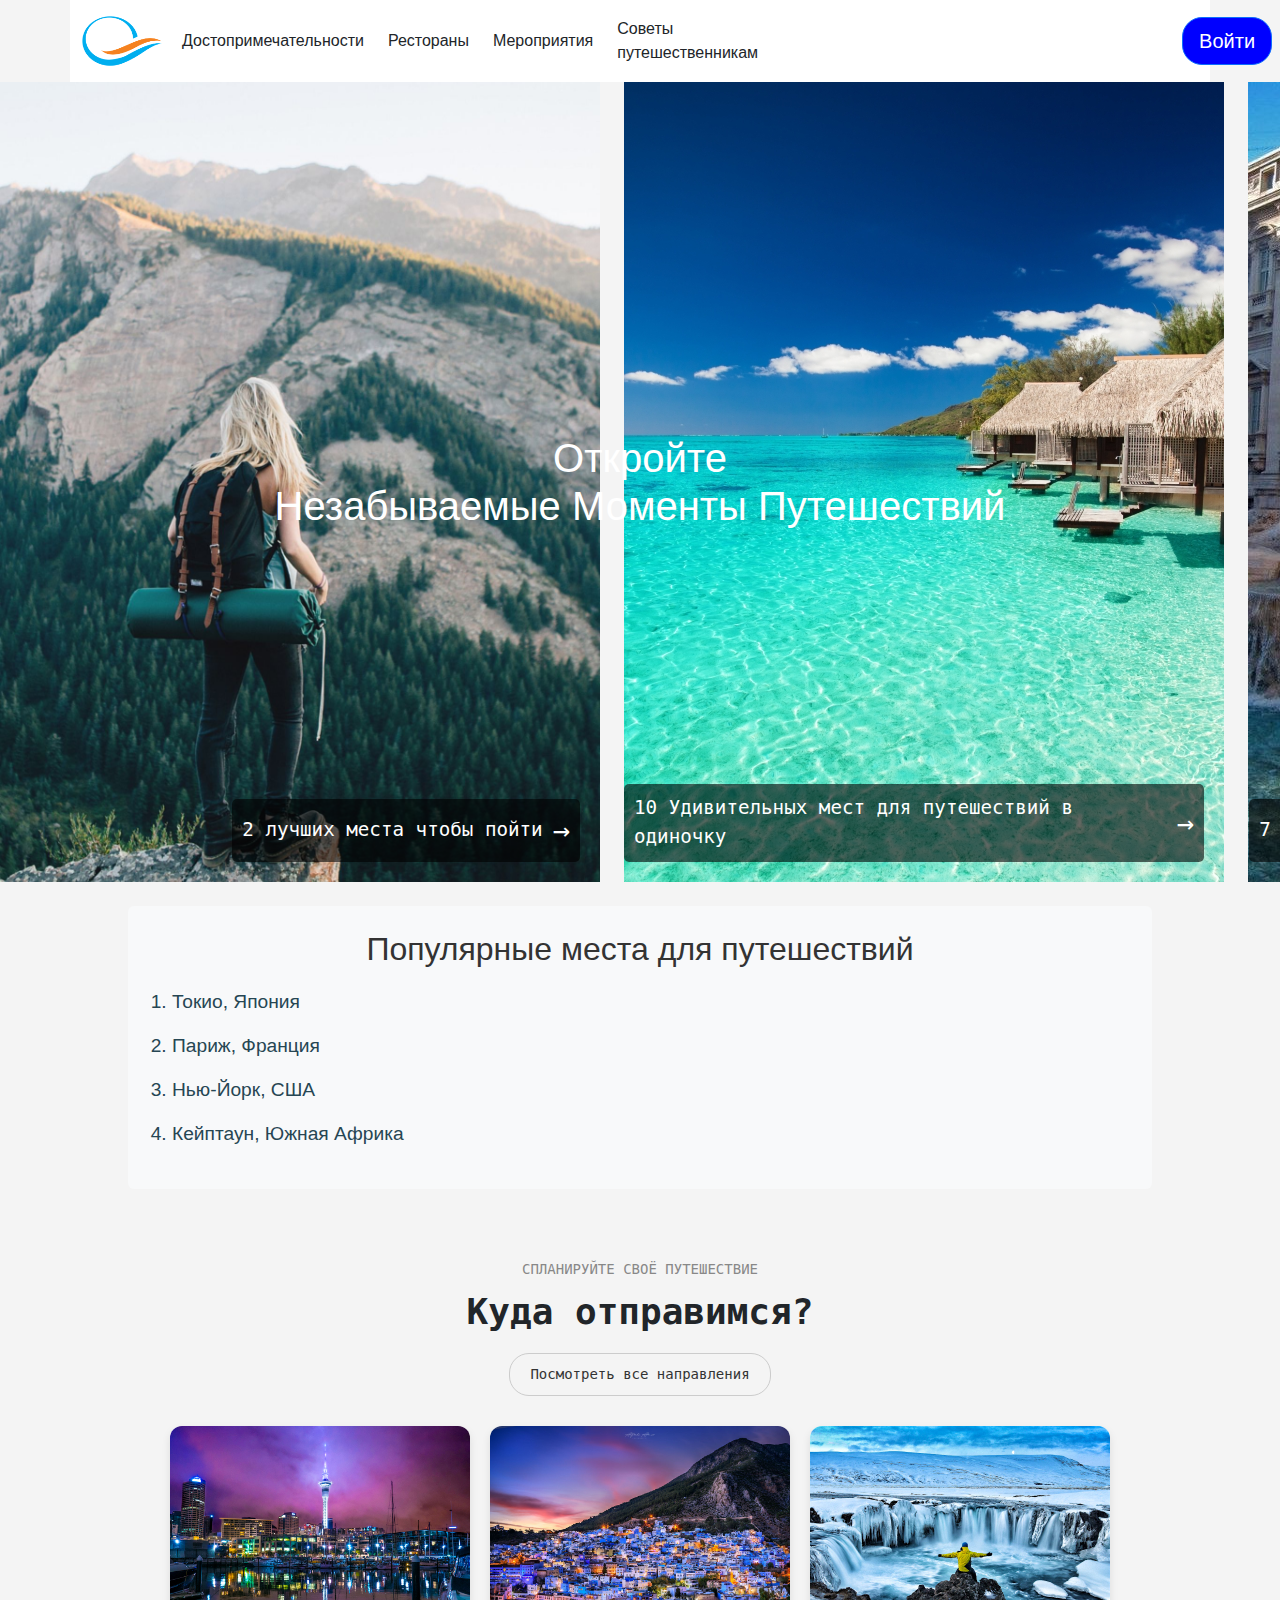
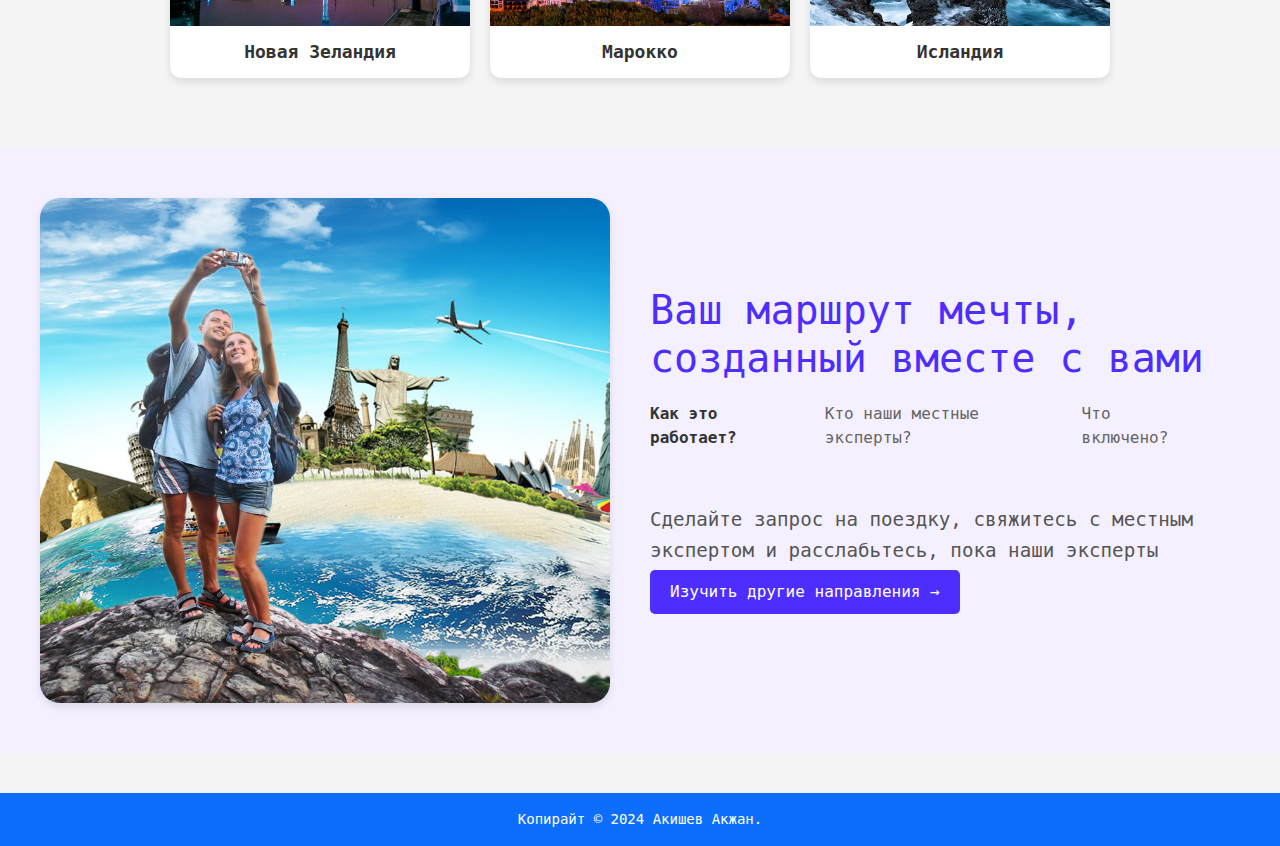
<file: index.html>
<!DOCTYPE html>
<html lang="ru">
<head>
    <meta charset="UTF-8">
    <meta name="viewport" content="width=device-width, initial-scale=1.0">
    <title>Путешествия</title>
    <link href="https://cdn.jsdelivr.net/npm/bootstrap@5.3.0-alpha1/dist/css/bootstrap.min.css" rel="stylesheet">
    <link rel="stylesheet" type="text/css" href="style.css">
</head>

<body>   
<header class="container d-flex align-items-center py-3">
    <a href="index.html"><img src="logo.png" alt="Логотип" style="width:80px; height: 50px;"></a>
    <nav class="d-flex flex-grow-1 justify-content-center gap-4">
        <div class="dropdown">
            <a href="attractions.html" class="nav-link">Достопримечательности</a>
            <div class="dropdown-content">
                <a href="attractions.html#asia">Азия</a>
                <a href="attractions.html#europe">Европа</a>
                <a href="attractions.html#america">Америка</a>
                <a href="attractions.html#africa">Африка</a>
            </div>
        </div>
        <div class="dropdown">
            <a href="restaurants.html" class="nav-link">Рестораны</a>
            <div class="dropdown-content">
                <a href="restaurants.html#chinaRest">Китайская кухня</a>
                <a href="restaurants.html#europeRest">Европейская кухня</a>
                <a href="restaurants.html#otherRest">Другие кухни</a>
            </div>
        </div>
        <a href="https://www.getyourguide.com/?partner_id=MH9NGR8&cmp=homepage_navigation" class="nav-link">Мероприятия</a>
        <a href="tips.html" class="nav-link">Советы путешественникам</a>
        <span class="login">
            <a href="login.html" class="btn btn-primary">Войти</a>
        </span>
    </nav>
</header>

<div class="hero d-flex justify-content-center align-items-center">
    <div class="image-gallery d-flex gap-4">
        <a href="FirstState.html" style="color: white;">
            <div class="gallery-item" style="background-image: url('bgimage-sec1.jpg');">
                <div class="gallery-caption">
                    <span>2 лучших места чтобы пойти</span>
                    <span class="arrow">&rarr;</span>
                </div>
            </div>
        </a>
        <a href="SecondState.html" style="color: white">
        <div class="gallery-item" style="background-image: url('bgimage2-sec1.jpg');">
            <div class="gallery-caption">
                <span>10 Удивительных мест для путешествий в одиночку</span>
                <span class="arrow">&rarr;</span>
            </div>
        </div>
        </a>
        <a href="ThirdState.html" style="color: white">
        <div class="gallery-item" style="background-image: url('bgimage3-sec1.jpg');">
            <div class="gallery-caption">
                <span>7 лучших мест для наблюдения за звездным небом</span>
                <span class="arrow">&rarr;</span>
            </div>
        </div>
        </a>
    </div>
    <div class="centered-text">
        <h1>Откройте<br>Незабываемые Моменты Путешествий</h1>
    </div>
</div>

<div class="popular-places my-4 p-4 bg-light rounded">
    <h2 class="text-center">Популярные места для путешествий</h2>
    <ul class="list-unstyled">
        <li><a href="tokyo.html">Токио, Япония</a></li>
        <li><a href="paris.html">Париж, Франция</a></li>
        <li><a href="newyork.html">Нью-Йорк, США</a></li>
        <li><a href="capetown.html">Кейптаун, Южная Африка</a></li>
    </ul>
</div>

<section class="destination-section">
    <div class="destination-header">
      <p>СПЛАНИРУЙТЕ СВОЁ ПУТЕШЕСТВИЕ</p>
      <h2>Куда отправимся?</h2>
      <button class="view-all-btn">Посмотреть все направления</button>
    </div>
    <div class="destination-cards">
      <div class="destination-card">
        <img src="newzealand.jpg" alt="Новая Зеландия">
        <h3>Новая Зеландия</h3>
      </div>
      <div class="destination-card">
        <img src="morocco.jpg" alt="Марокко">
        <h3>Марокко</h3>
      </div>
      <div class="destination-card">
        <img src="iceland.jpg" alt="Исландия">
        <h3>Исландия</h3>
      </div>
    </div>
</section>  

<section class="dream-itinerary-section">
    <div class="dream-itinerary-container">
      <div class="image-section">
        <img src="fff.jpg" alt="Гид по путешествиям" class="image">
      </div>
      <div class="content-section">
        <h1>Ваш маршрут мечты, созданный вместе с вами</h1>
        <div class="tabs">
          <span class="tab active" data-content="1">Как это работает?</span>
          <span class="tab" data-content="2">Кто наши местные эксперты?</span>
          <span class="tab" data-content="3">Что включено?</span>
        </div>
        <div class="tab-content">
          <p class="description">
            Сделайте запрос на поездку, свяжитесь с местным экспертом и расслабьтесь, пока наши эксперты создают индивидуальный маршрут, основанный на опыте, эксклюзивности и удобстве. Это поездка, которую вы не смогли бы спланировать сами, с поддержкой на месте 24/7.
          </p>
        </div>
        <button class="explore-btn">Изучить другие направления →</button>
      </div>
    </div>
</section>
  
<footer class="text-center py-3 bg-primary text-white">
    <p>Копирайт © 2024 Акишев Акжан.</p>
</footer>

<script src="https://cdn.jsdelivr.net/npm/@popperjs/core@2.11.6/dist/umd/popper.min.js"></script>
<script src="https://cdn.jsdelivr.net/npm/bootstrap@5.3.0-alpha1/dist/js/bootstrap.min.js"></script>

<script>
const tabs = document.querySelectorAll('.tab');
const description = document.querySelector('.description');

const contentData = {
  1: "Сделайте запрос на поездку, свяжитесь с местным экспертом и расслабьтесь, пока наши эксперты создают индивидуальный маршрут, основанный на опыте, эксклюзивности и удобстве. Это поездка, которую вы не смогли бы спланировать сами, с поддержкой на месте 24/7.",
  2: "Наши местные эксперты — это опытные профессионалы, которые живут и работают в выбранном вами направлении. Они знают все скрытые жемчужины и могут создать персонализированный маршрут специально для вас.",
  3: "Ваш маршрут включает всё: от жилья и мероприятий до местных советов и поддержки 24/7, что гарантирует беспроблемное и незабываемое путешествие."
};

tabs.forEach(tab => {
  tab.addEventListener('click', () => {
    tabs.forEach(t => t.classList.remove('active'));
    tab.classList.add('active');

    const contentId = tab.getAttribute('data-content');
    const newContent = contentData[contentId];

    description.classList.add('hidden');
    setTimeout(() => {
      description.textContent = newContent;
      description.classList.remove('hidden');
    }, 300);
  });
});
</script>
</body>
</html>
</file>
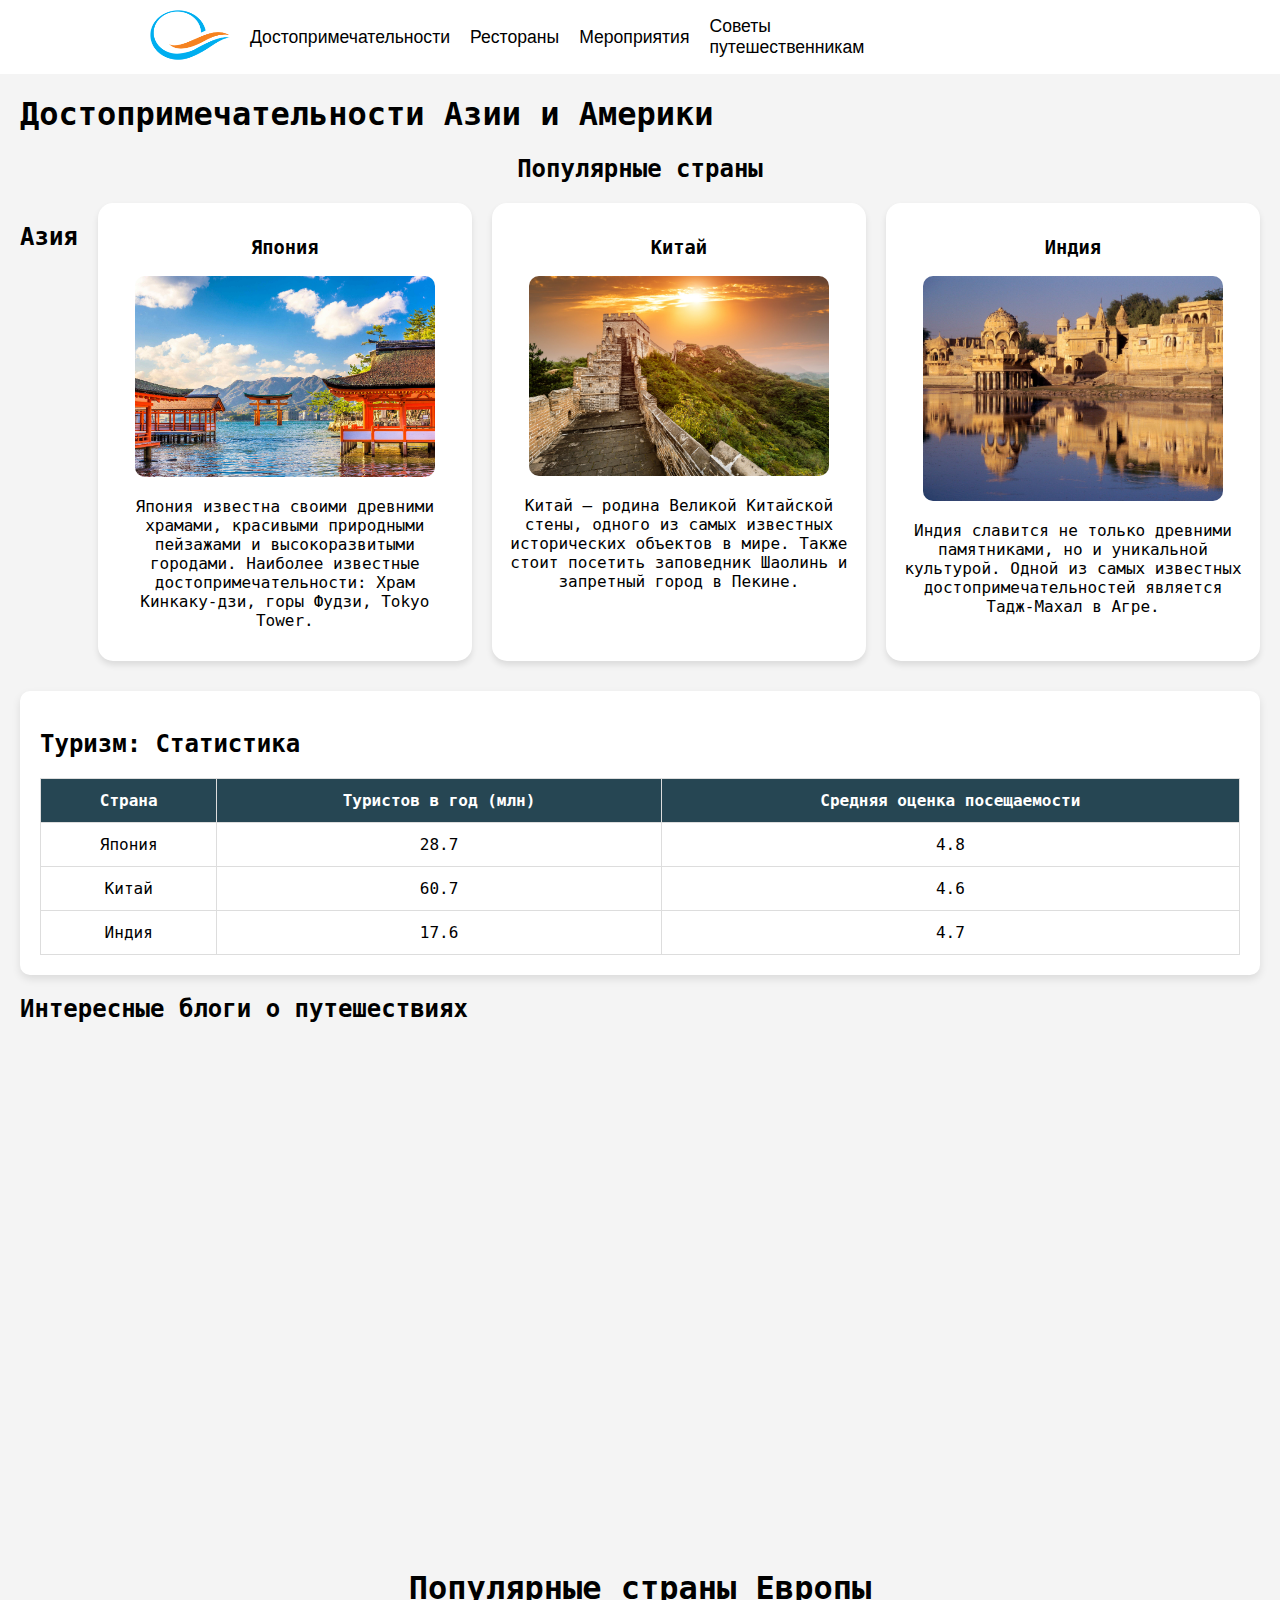
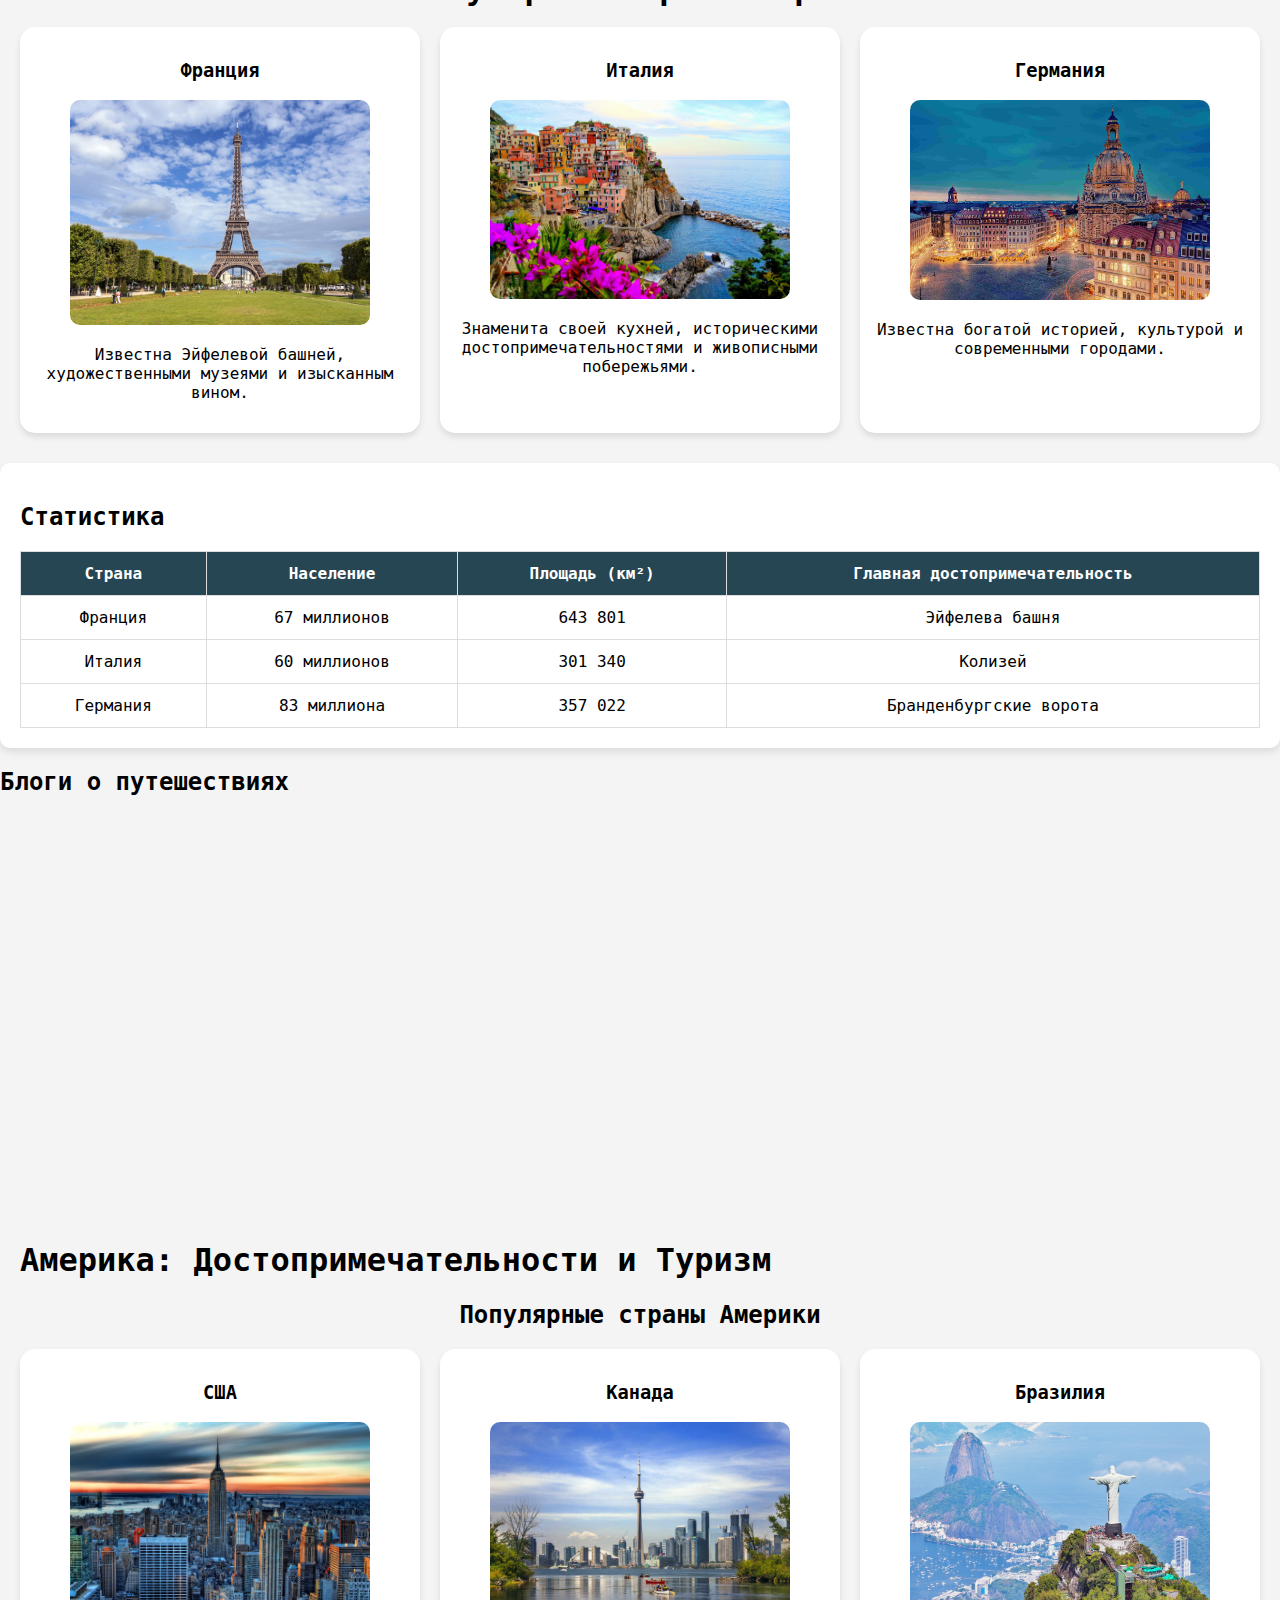
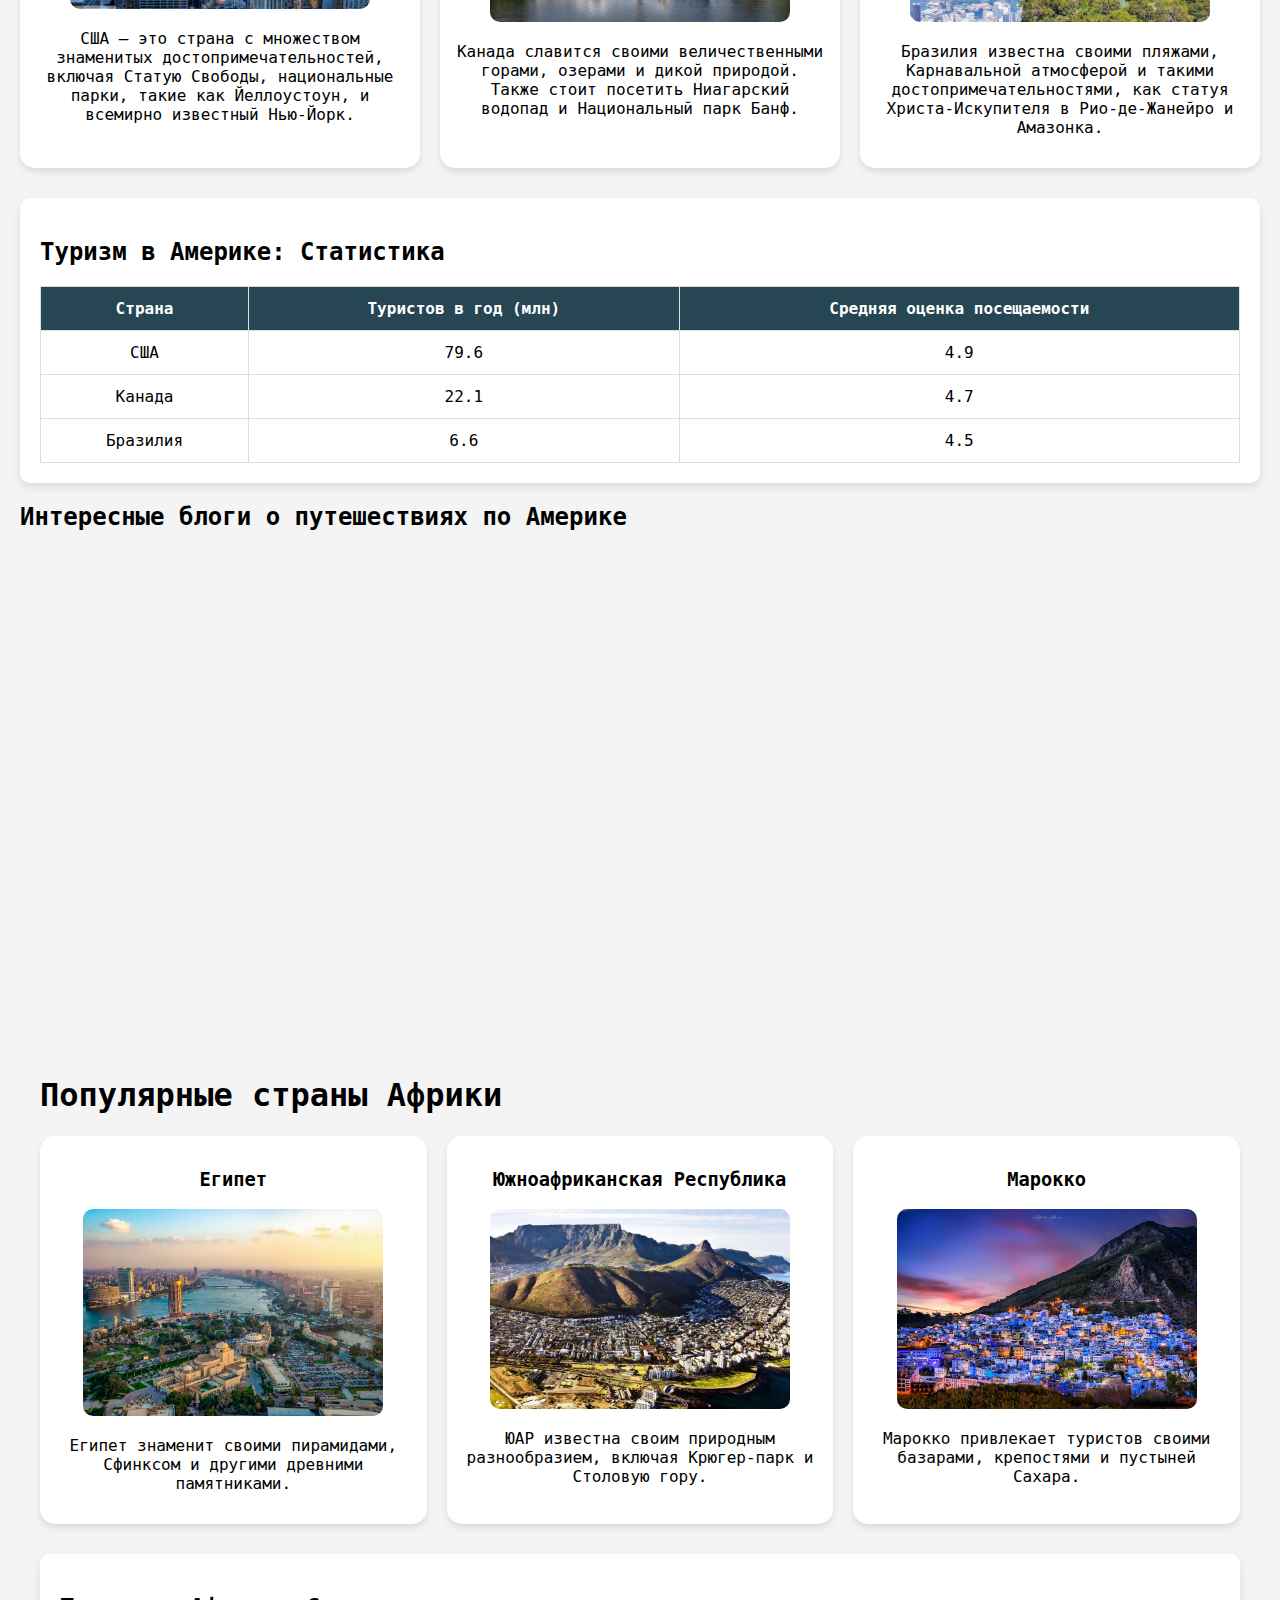
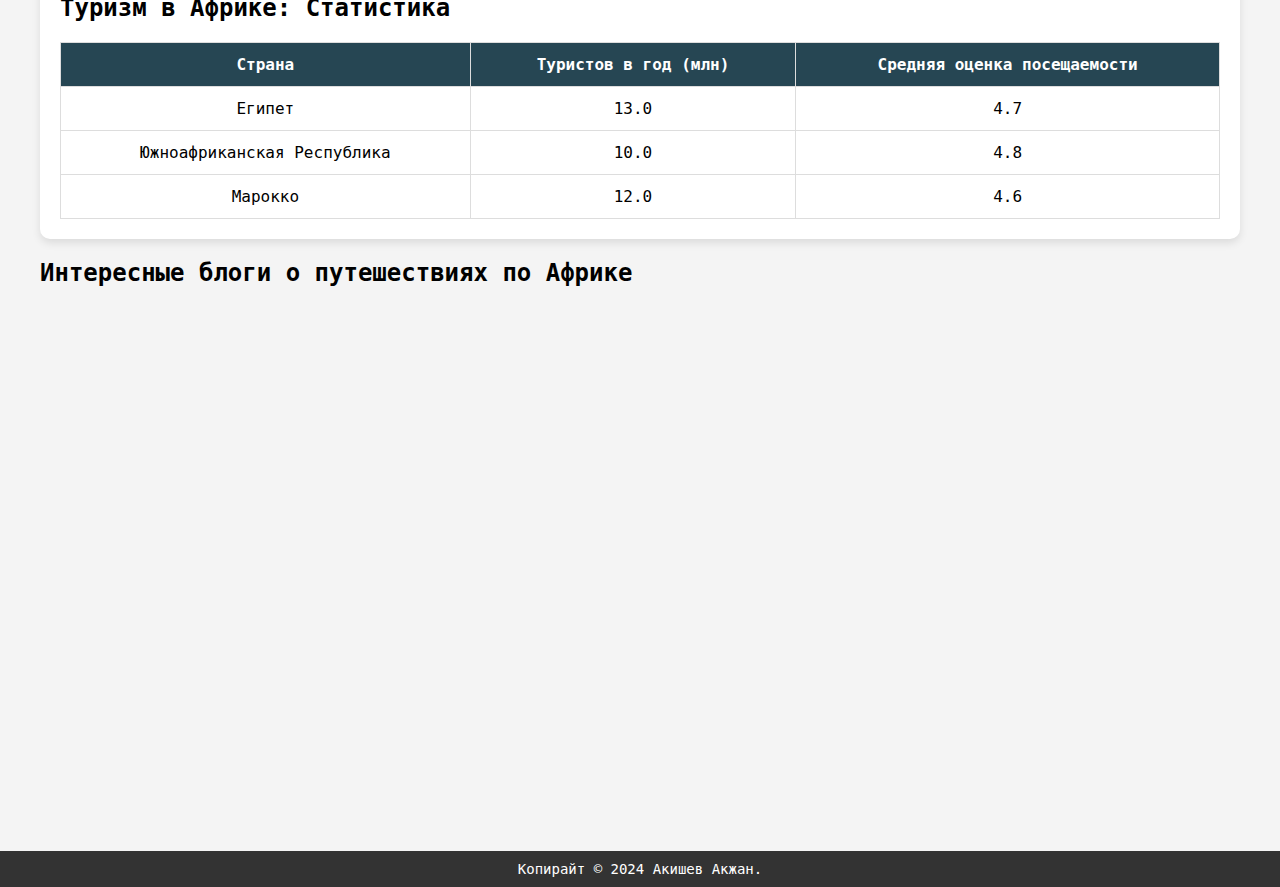
<file: attractions.html>
<!DOCTYPE html>
<html lang="ru">
<head>
    <meta charset="UTF-8">
    <meta name="viewport" content="width=device-width, initial-scale=1.0">
    <title>Достопримечательности: Азия и Америка</title>
    <link rel="stylesheet" type="text/css" href="style.css">
</head>
<body>

<header>
    <a href="index.html"><img src="logo.png" alt="Логотип" style="width:80px; height: 50px;"></a>
    <nav>
        <div class="dropdown">
            <a href="attractions.html">Достопримечательности</a>
            <div class="dropdown-content">
                <a href="#asia">Азия</a>
                <a href="#europe">Европа</a>
                <a href="#america">Америка</a>
                <a href="#africa">Африка</a>
            </div>
            </div>
            <div class="dropdown">
                <a href="restaurants.html">Рестораны</a>
                <div class="dropdown-content">
                    <a href="restaurants.html#chinaRest">Китайская кухня</a>
                    <a href="restaurants.html#europeRest">Европейская кухня</a>
                    <a href="restaurants.html#otherRest">Другие кухни</a>
            </div>
            </div>
        <a href="events.html">Мероприятия</a>
        <a href="tips.html">Советы путешественникам</a>
        <span class="login">
            <a href="login.html" >Log in</a>
        </span>
    </nav>
</header>

<div class="country-info">
    <h1>Достопримечательности Азии и Америки</h1>
    <section class="countries">
        <h2>Популярные страны</h2>
    </section>
    <section id="asia" class="country-cards">
        <h2>Азия</h2>
        <div class="country">
            <h3>Япония</h3>
            <img src="japan.jpg" alt="Япония" style="width: 300px; height: auto;">
            <p>Япония известна своими древними храмами, красивыми природными пейзажами и высокоразвитыми городами. Наиболее известные достопримечательности: Храм Кинкаку-дзи, горы Фудзи, Tokyo Tower.</p>
        </div>

        <div class="country">
            <h3>Китай</h3>
            <img src="china.jpg" alt="Китай" style="width: 300px; height: auto;">
            <p>Китай – родина Великой Китайской стены, одного из самых известных исторических объектов в мире. Также стоит посетить заповедник Шаолинь и запретный город в Пекине.</p>
        </div>

        <div class="country">
            <h3>Индия</h3>
            <img src="india.jpg" alt="Индия" style="width: 300px; height: auto;">
            <p>Индия славится не только древними памятниками, но и уникальной культурой. Одной из самых известных достопримечательностей является Тадж-Махал в Агре.</p>
        </div>
    </section>

    <section class="statistics">
        <h2>Туризм: Статистика</h2>
        <table>
            <thead>
                <tr>
                    <th>Страна</th>
                    <th>Туристов в год (млн)</th>
                    <th>Средняя оценка посещаемости</th>
                </tr>
            </thead>
            <tbody>
                <tr>
                    <td>Япония</td>
                    <td>28.7</td>
                    <td>4.8</td>
                </tr>
                <tr>
                    <td>Китай</td>
                    <td>60.7</td>
                    <td>4.6</td>
                </tr>
                <tr>
                    <td>Индия</td>
                    <td>17.6</td>
                    <td>4.7</td>
                </tr>
            </tbody>
        </table>
    </section>


    <section class="blog">
        <h2>Интересные блоги о путешествиях</h2>
        <div class="blog-entry">
            <iframe src="https://example-blog.com" width="100%" height="500px"></iframe>
        </div>
    </section>
</div>


<div class="country-info">
    <h1 class="countries">Популярные страны Европы</h1>
    <section id="europe" class="country-cards">
        <div class="country">
            <h3>Франция</h3>
            <img src="france.jpg" alt="Франция" style="width: 300px; height: auto">
            <p>Известна Эйфелевой башней, художественными музеями и изысканным вином.</p>
        </div>
        <div class="country">
            <h3>Италия</h3>
            <img src="italy.jpg" alt="Италия" style="width: 300px; height: auto">
            <p>Знаменита своей кухней, историческими достопримечательностями и живописными побережьями.</p>
        </div>
        <div class="country">
            <h3>Германия</h3>
            <img src="germany.jpg" alt="Германия" style="width: 300px; height: auto">
            <p>Известна богатой историей, культурой и современными городами.</p>
        </div>
    </section>
</div>

<div class="statistics">
    <h2>Статистика</h2>
    <table>
        <thead>
            <tr>
                <th>Страна</th>
                <th>Население</th>
                <th>Площадь (км²)</th>
                <th>Главная достопримечательность</th>
            </tr>
        </thead>
        <tbody>
            <tr>
                <td>Франция</td>
                <td>67 миллионов</td>
                <td>643 801</td>
                <td>Эйфелева башня</td>
            </tr>
            <tr>
                <td>Италия</td>
                <td>60 миллионов</td>
                <td>301 340</td>
                <td>Колизей</td>
            </tr>
            <tr>
                <td>Германия</td>
                <td>83 миллиона</td>
                <td>357 022</td>
                <td>Бранденбургские ворота</td>
            </tr>
        </tbody>
    </table>
</div>

<div class="blog">
    <h2>Блоги о путешествиях</h2>
    <iframe src="https://example.com/blog-europe" width="100%" height="400"></iframe>
</div>



<div class="country-info">
    <h1>Америка: Достопримечательности и Туризм</h1>

    <section class="countries">
        <h2>Популярные страны Америки</h2>
    </section>
    <section id="america" class="country-cards">
        <div class="country">
            <h3>США</h3>
            <img src="usa.jpg" alt="США" style="width: 300px; height: auto;">
            <p>США – это страна с множеством знаменитых достопримечательностей, включая Статую Свободы, национальные парки, такие как Йеллоустоун, и всемирно известный Нью-Йорк.</p>
        </div>

        <div class="country">
            <h3>Канада</h3>
            <img src="canada.jpg" alt="Канада" style="width: 300px; height: auto;">
            <p>Канада славится своими величественными горами, озерами и дикой природой. Также стоит посетить Ниагарский водопад и Национальный парк Банф.</p>
        </div>

        <div class="country">
            <h3>Бразилия</h3>
            <img src="brazil.jpg" alt="Бразилия" style="width: 300px; height: auto;">
            <p>Бразилия известна своими пляжами, Карнавальной атмосферой и такими достопримечательностями, как статуя Христа-Искупителя в Рио-де-Жанейро и Амазонка.</p>
        </div>
    </section>

    <section class="statistics">
        <h2>Туризм в Америке: Статистика</h2>
        <table>
            <thead>
                <tr>
                    <th>Страна</th>
                    <th>Туристов в год (млн)</th>
                    <th>Средняя оценка посещаемости</th>
                </tr>
            </thead>
            <tbody>
                <tr>
                    <td>США</td>
                    <td>79.6</td>
                    <td>4.9</td>
                </tr>
                <tr>
                    <td>Канада</td>
                    <td>22.1</td>
                    <td>4.7</td>
                </tr>
                <tr>
                    <td>Бразилия</td>
                    <td>6.6</td>
                    <td>4.5</td>
                </tr>
            </tbody>
        </table>
    </section>

    <section class="blog">
        <h2>Интересные блоги о путешествиях по Америке</h2>
        <div class="blog-entry">
            <iframe src="https://example-blog.com" width="100%" height="500px"></iframe>
        </div>
    </section>


<div class="country-info">
    <h1>Популярные страны Африки</h1>
    <section id="africa" class="country-cards">
        <div class="country">
            <h3>Египет</h3>
            <img src="egypt.jpg" alt="Египет" style="width: 300px; height: auto;">
            <p>Египет знаменит своими пирамидами, Сфинксом и другими древними памятниками.</p>
        </div>

        <div class="country">
            <h3>Южноафриканская Республика</h3>
            <img src="southafrica.jpg" alt="Южноафриканская Республика" style="width: 300px; height: auto;">
            <p>ЮАР известна своим природным разнообразием, включая Крюгер-парк и Столовую гору.</p>
        </div>

        <div class="country">
            <h3>Марокко</h3>
            <img src="morocco.jpg" alt="Марокко" style="width: 300px; height: auto;">
            <p>Марокко привлекает туристов своими базарами, крепостями и пустыней Сахара.</p>
        </div>
    </section>

    <section class="statistics">
        <h2>Туризм в Африке: Статистика</h2>
        <table>
            <thead>
                <tr>
                    <th>Страна</th>
                    <th>Туристов в год (млн)</th>
                    <th>Средняя оценка посещаемости</th>
                </tr>
            </thead>
            <tbody>
                <tr>
                    <td>Египет</td>
                    <td>13.0</td>
                    <td>4.7</td>
                </tr>
                <tr>
                    <td>Южноафриканская Республика</td>
                    <td>10.0</td>
                    <td>4.8</td>
                </tr>
                <tr>
                    <td>Марокко</td>
                    <td>12.0</td>
                    <td>4.6</td>
                </tr>
            </tbody>
        </table>
    </section>

    <section class="blog">
        <h2>Интересные блоги о путешествиях по Африке</h2>
        <div class="blog-entry">
            <iframe src="https://example-blog.com" width="100%" height="500px"></iframe>
        </div>
    </section>
</div>

</div>

<footer>
    <p>Копирайт © 2024 Акишев Акжан.</p>
</footer>

</body>
</html>
</file>
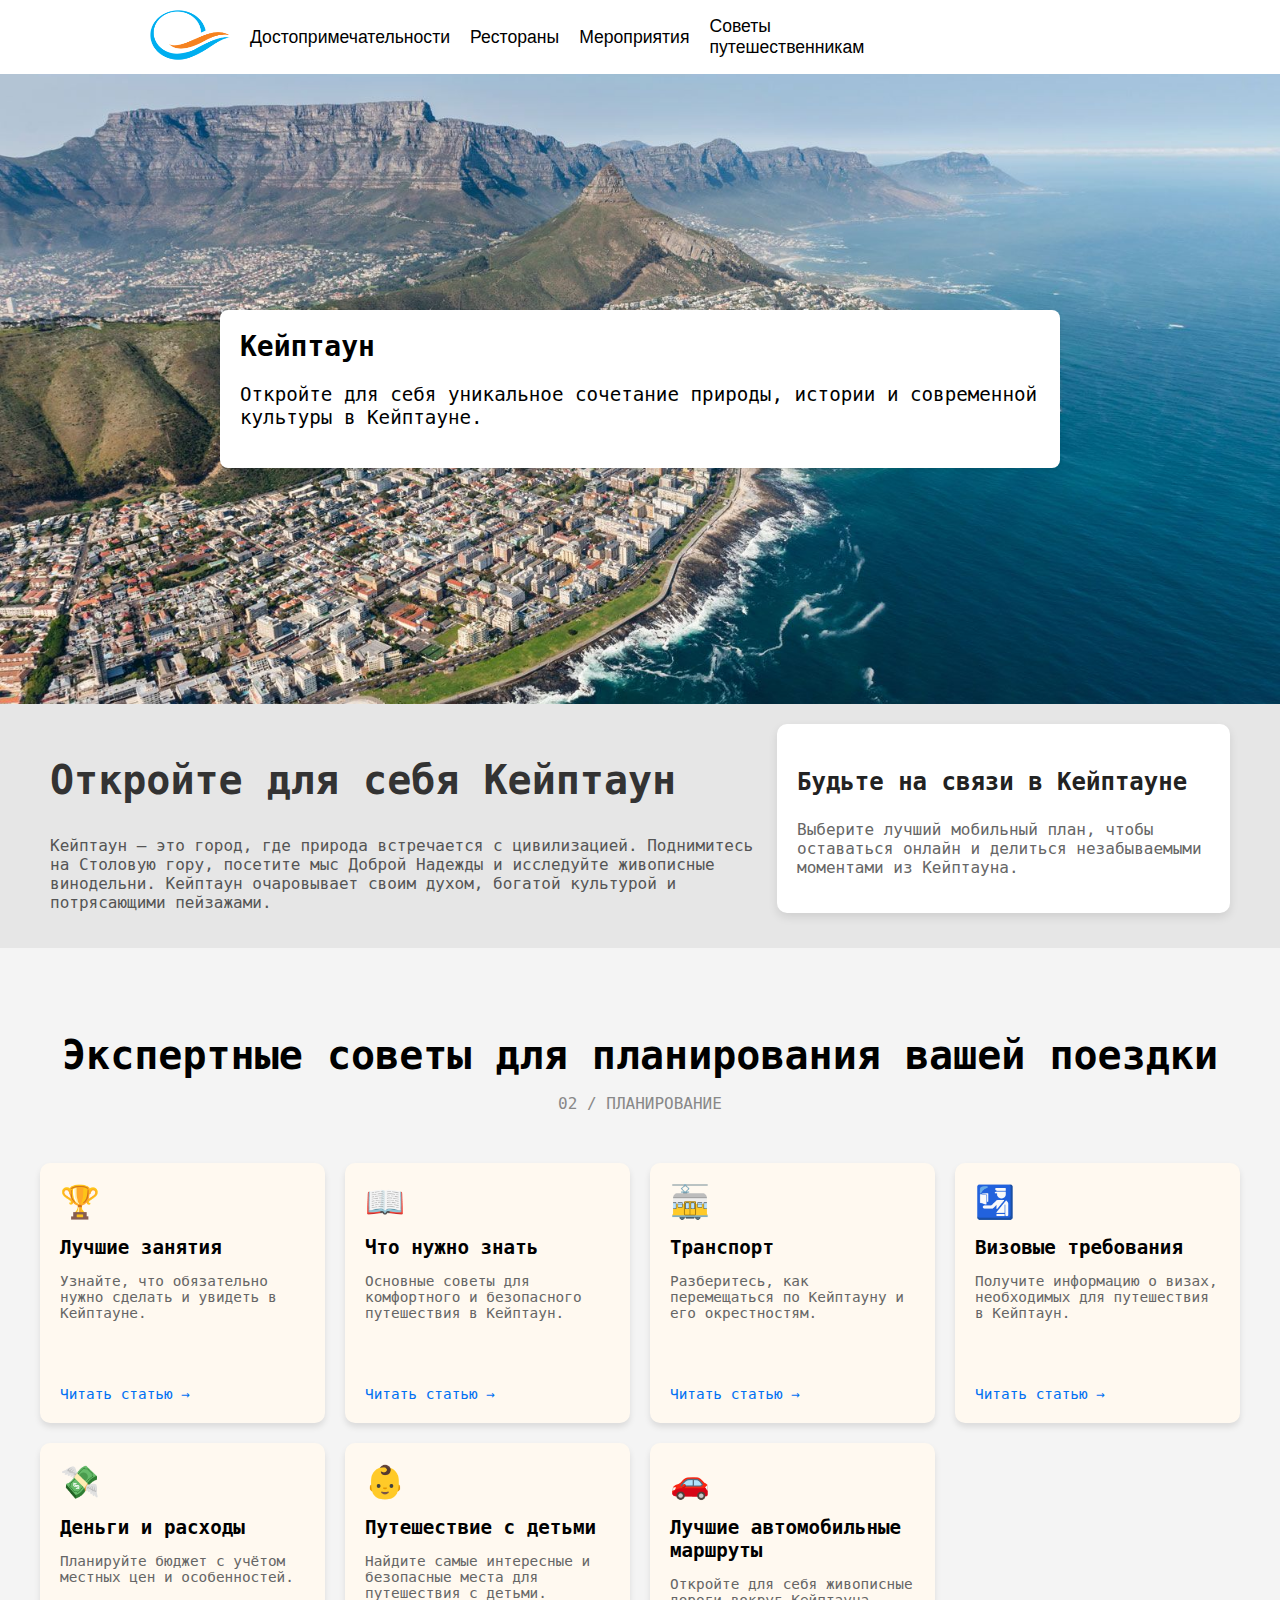
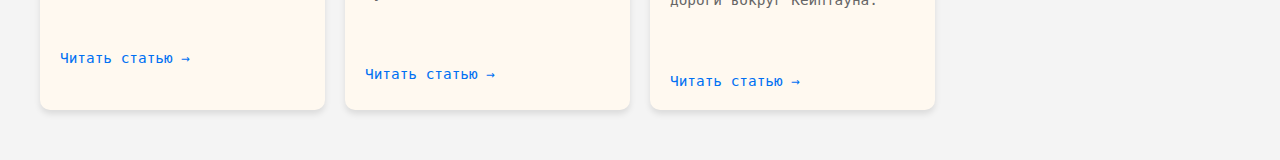
<file: capetown.html>
<!DOCTYPE html>
<html lang="ru">
<head>
    <meta charset="UTF-8">
    <meta name="viewport" content="width=device-width, initial-scale=1.0">
    <title>Планирование поездки в Кейптаун</title>
    <link rel="stylesheet" type="text/css" href="style.css">
</head>
<body>
    <header class="container d-flex align-items-center py-3">
        <a href="index.html"><img src="logo.png" alt="Логотип" style="width:80px; height: 50px;"></a>
        <nav class="d-flex flex-grow-1 justify-content-center gap-4">
            <div class="dropdown">
                <a href="attractions.html" class="nav-link">Достопримечательности</a>
                <div class="dropdown-content">
                    <a href="attractions.html#asia">Азия</a>
                    <a href="attractions.html#europe">Европа</a>
                    <a href="attractions.html#america">Америка</a>
                    <a href="attractions.html#africa">Африка</a>
                </div>
            </div>
            <div class="dropdown">
                <a href="restaurants.html" class="nav-link">Рестораны</a>
                <div class="dropdown-content">
                    <a href="restaurants.html#chinaRest">Китайская кухня</a>
                    <a href="restaurants.html#europeRest">Европейская кухня</a>
                    <a href="restaurants.html#otherRest">Другие кухни</a>
                </div>
            </div>
            <a href="events.html" class="nav-link">Мероприятия</a>
            <a href="tips.html" class="nav-link">Советы путешественникам</a>
            <span class="login">
                <a href="login.html" class="btn btn-primary">Войти</a>
            </span>
        </nav>
    </header>
    <div class="hero-section" style="background: url('capetown.jpg') center/cover no-repeat;">
        <div class="content" style="color:black;">
            <h1>Кейптаун</h1>
            <p class="sub-heading" style="color:black;">Откройте для себя уникальное сочетание природы, истории и современной культуры в Кейптауне.</p>
        </div>
    </div>

    <div class="info-section">
        <div class="info">
            <h2>Откройте для себя Кейптаун</h2>
            <p>Кейптаун — это город, где природа встречается с цивилизацией. Поднимитесь на Столовую гору, посетите мыс Доброй Надежды и исследуйте живописные винодельни. Кейптаун очаровывает своим духом, богатой культурой и потрясающими пейзажами.</p>
        </div>
        <div class="sidebar">
            <h3>Будьте на связи в Кейптауне</h3>
            <p>Выберите лучший мобильный план, чтобы оставаться онлайн и делиться незабываемыми моментами из Кейптауна.</p>
        </div>
    </div>  
    <div class="planning-section">
        <h2>Экспертные советы для планирования вашей поездки</h2>
        <p>02 / ПЛАНИРОВАНИЕ</p>
        <div class="card-container">
            <div class="card">
                <div class="card-icon">🏆</div>
                <h3>Лучшие занятия</h3>
                <p>Узнайте, что обязательно нужно сделать и увидеть в Кейптауне.</p>
                <a href="#">Читать статью →</a>
            </div>
            <div class="card">
                <div class="card-icon">📖</div>
                <h3>Что нужно знать</h3>
                <p>Основные советы для комфортного и безопасного путешествия в Кейптаун.</p>
                <a href="#">Читать статью →</a>
            </div>
            <div class="card">
                <div class="card-icon">🚋</div>
                <h3>Транспорт</h3>
                <p>Разберитесь, как перемещаться по Кейптауну и его окрестностям.</p>
                <a href="#">Читать статью →</a>
            </div>
            <div class="card">
                <div class="card-icon">🛂</div>
                <h3>Визовые требования</h3>
                <p>Получите информацию о визах, необходимых для путешествия в Кейптаун.</p>
                <a href="#">Читать статью →</a>
            </div>
            <div class="card">
                <div class="card-icon">💸</div>
                <h3>Деньги и расходы</h3>
                <p>Планируйте бюджет с учётом местных цен и особенностей.</p>
                <a href="#">Читать статью →</a>
            </div>
            <div class="card">
                <div class="card-icon">👶</div>
                <h3>Путешествие с детьми</h3>
                <p>Найдите самые интересные и безопасные места для путешествия с детьми.</p>
                <a href="#">Читать статью →</a>
            </div>
            <div class="card">
                <div class="card-icon">🚗</div>
                <h3>Лучшие автомобильные маршруты</h3>
                <p>Откройте для себя живописные дороги вокруг Кейптауна.</p>
                <a href="#">Читать статью →</a>
            </div>
        </div>
    </div>
</body>
</html>
</file>
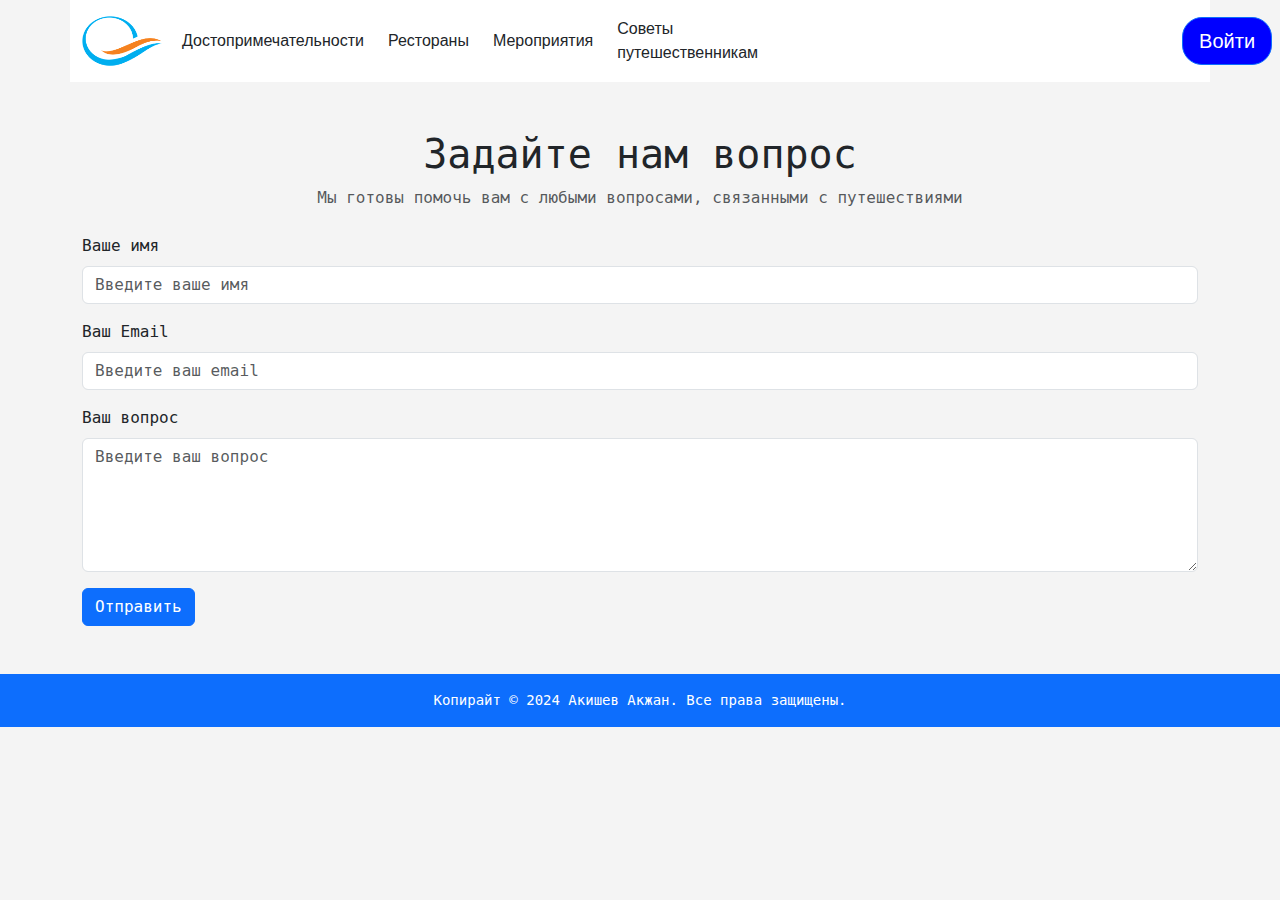
<file: contact.html>
<!DOCTYPE html>
<html lang="ru">
<head>
    <meta charset="UTF-8">
    <meta name="viewport" content="width=device-width, initial-scale=1.0">
    <title>Форма обратной связи</title>
    <link href="https://cdn.jsdelivr.net/npm/bootstrap@5.3.0-alpha1/dist/css/bootstrap.min.css" rel="stylesheet">
    <link rel="stylesheet" type="text/css" href="style.css">
</head>
<body>
    <header class="container d-flex align-items-center py-3">
        <a href="index.html"><img src="logo.png" alt="Логотип" style="width:80px; height: 50px;"></a>
        <nav class="d-flex flex-grow-1 justify-content-center gap-4">
            <div class="dropdown">
                <a href="attractions.html" class="nav-link">Достопримечательности</a>
                <div class="dropdown-content">
                    <a href="attractions.html#asia">Азия</a>
                    <a href="attractions.html#europe">Европа</a>
                    <a href="attractions.html#america">Америка</a>
                    <a href="attractions.html#africa">Африка</a>
                </div>
            </div>
            <div class="dropdown">
                <a href="restaurants.html" class="nav-link">Рестораны</a>
                <div class="dropdown-content">
                    <a href="restaurants.html#chinaRest">Китайская кухня</a>
                    <a href="restaurants.html#europeRest">Европейская кухня</a>
                    <a href="restaurants.html#otherRest">Другие кухни</a>
                </div>
            </div>
            <a href="https://www.getyourguide.com/?partner_id=MH9NGR8&cmp=homepage_navigation" class="nav-link">Мероприятия</a>
            <a href="tips.html" class="nav-link">Советы путешественникам</a>
            <span class="login">
                <a href="login.html" class="btn btn-primary">Войти</a>
            </span>
        </nav>
    </header>
<div class="container my-5">
    <h1 class="text-center">Задайте нам вопрос</h1>
    <p class="text-muted text-center">Мы готовы помочь вам с любыми вопросами, связанными с путешествиями</p>

    <form action="submit_form.php" method="POST" class="mt-4">
        <div class="mb-3">
            <label for="name" class="form-label">Ваше имя</label>
            <input type="text" class="form-control" id="name" name="name" placeholder="Введите ваше имя" required>
        </div>
        <div class="mb-3">
            <label for="email" class="form-label">Ваш Email</label>
            <input type="email" class="form-control" id="email" name="email" placeholder="Введите ваш email" required>
        </div>
        <div class="mb-3">
            <label for="message" class="form-label">Ваш вопрос</label>
            <textarea class="form-control" id="message" name="message" rows="5" placeholder="Введите ваш вопрос" required></textarea>
        </div>
        <button type="submit" class="btn btn-primary">Отправить</button>
    </form>
</div>

<footer class="text-center py-3 bg-primary text-white">
    <p>Копирайт © 2024 Акишев Акжан. Все права защищены.</p>
</footer>

<script src="https://cdn.jsdelivr.net/npm/@popperjs/core@2.11.6/dist/umd/popper.min.js"></script>
<script src="https://cdn.jsdelivr.net/npm/bootstrap@5.3.0-alpha1/dist/js/bootstrap.min.js"></script>
</body>
</html>
</file>
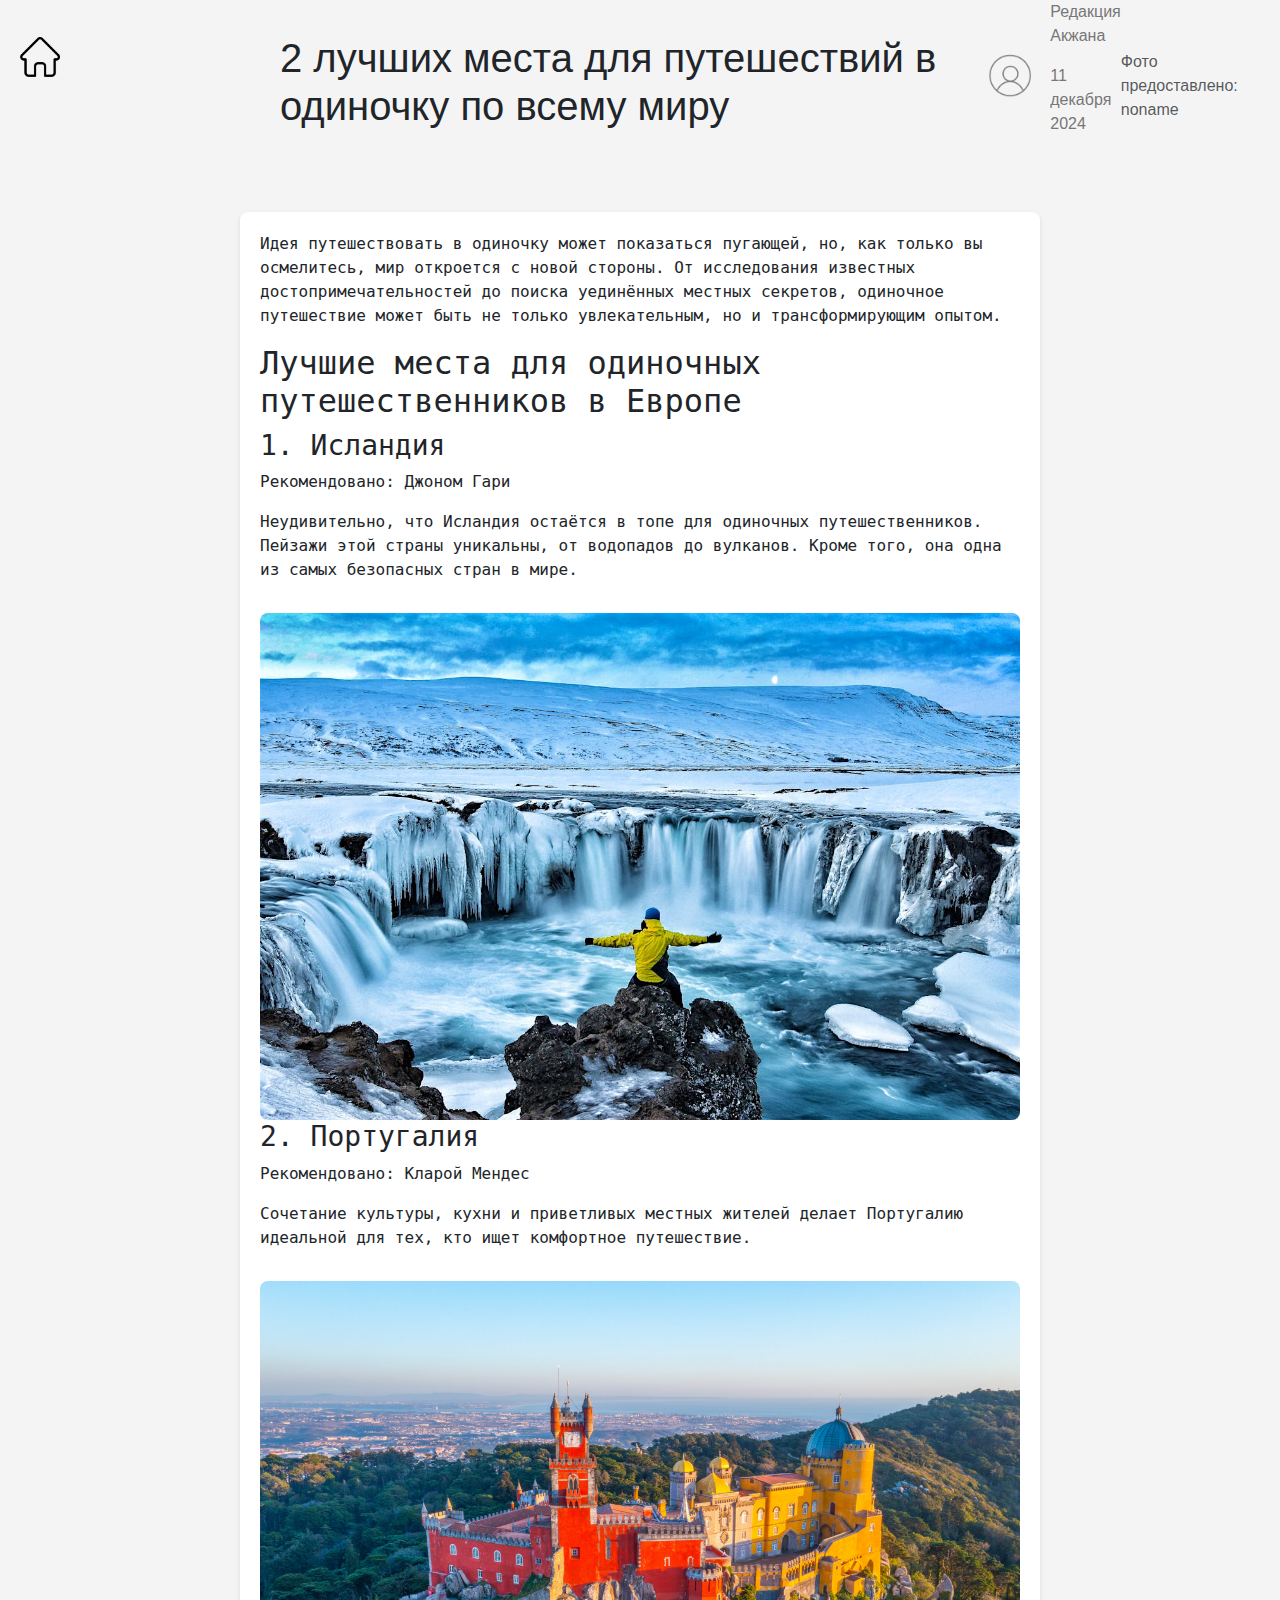
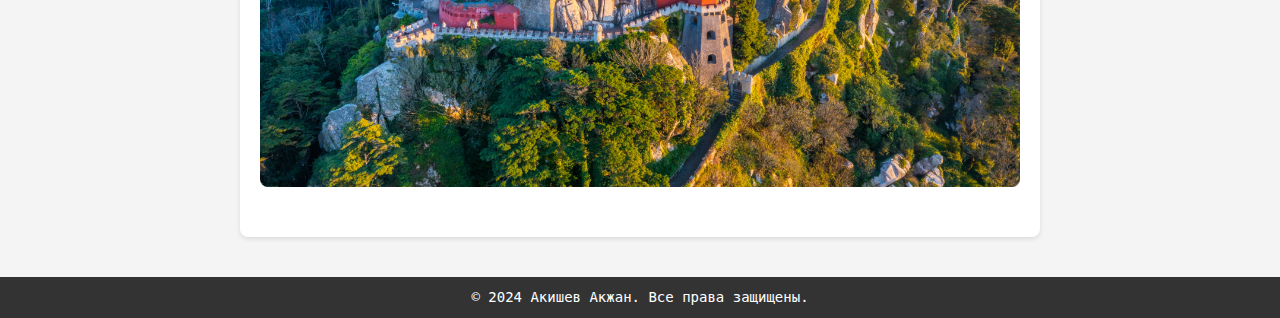
<file: FirstState.html>
<!DOCTYPE html>
<html lang="ru">
<head>
    <meta charset="UTF-8">
    <meta name="viewport" content="width=device-width, initial-scale=1.0">
    <title>2 лучших места для путешествий в одиночку</title>
    <link href="https://cdn.jsdelivr.net/npm/bootstrap@5.3.0-alpha1/dist/css/bootstrap.min.css" rel="stylesheet">
    <link rel="stylesheet" type="text/css" href="style.css">
</head>
<body>

<header class="hero">
    <a href="index.html" style="text-decoration: none; color: black; margin-right: 200px;"><h1><img src="home.png" style="height: 40px; width: 40px; margin-bottom:50px;"></h1></a>
    <h1>2 лучших места для путешествий в одиночку по всему миру</h1>
    <div class="author">
        <img src="user.png" alt="Автор">
        <div>
            <p>Редакция Акжана</p>
            <p>11 декабря 2024</p>
        </div>
    </div>
    <p class="mt-3 text-muted">Фото предоставлено: noname</p>
</header>

<main class="content">
    <p>Идея путешествовать в одиночку может показаться пугающей, но, как только вы осмелитесь, мир откроется с новой стороны. От исследования известных достопримечательностей до поиска уединённых местных секретов, одиночное путешествие может быть не только увлекательным, но и трансформирующим опытом.</p>

    <section class="section">
        <h2>Лучшие места для одиночных путешественников в Европе</h2>
        <article>
            <h3>1. Исландия</h3>
            <p>Рекомендовано: Джоном Гари</p>
            <p>Неудивительно, что Исландия остаётся в топе для одиночных путешественников. Пейзажи этой страны уникальны, от водопадов до вулканов. Кроме того, она одна из самых безопасных стран в мире.</p>
            <img src="iceland.jpg" alt="Пейзажи Исландии">
        </article>

        <article>
            <h3>2. Португалия</h3>
            <p>Рекомендовано: Кларой Мендес</p>
            <p>Сочетание культуры, кухни и приветливых местных жителей делает Португалию идеальной для тех, кто ищет комфортное путешествие.</p>
            <img src="portugal.jpeg" alt="Улицы Португалии">
        </article>
    </section>
</main>

<footer>
    <p>&copy; 2024 Акишев Акжан. Все права защищены.</p>
</footer>

</body>
</html>
</file>
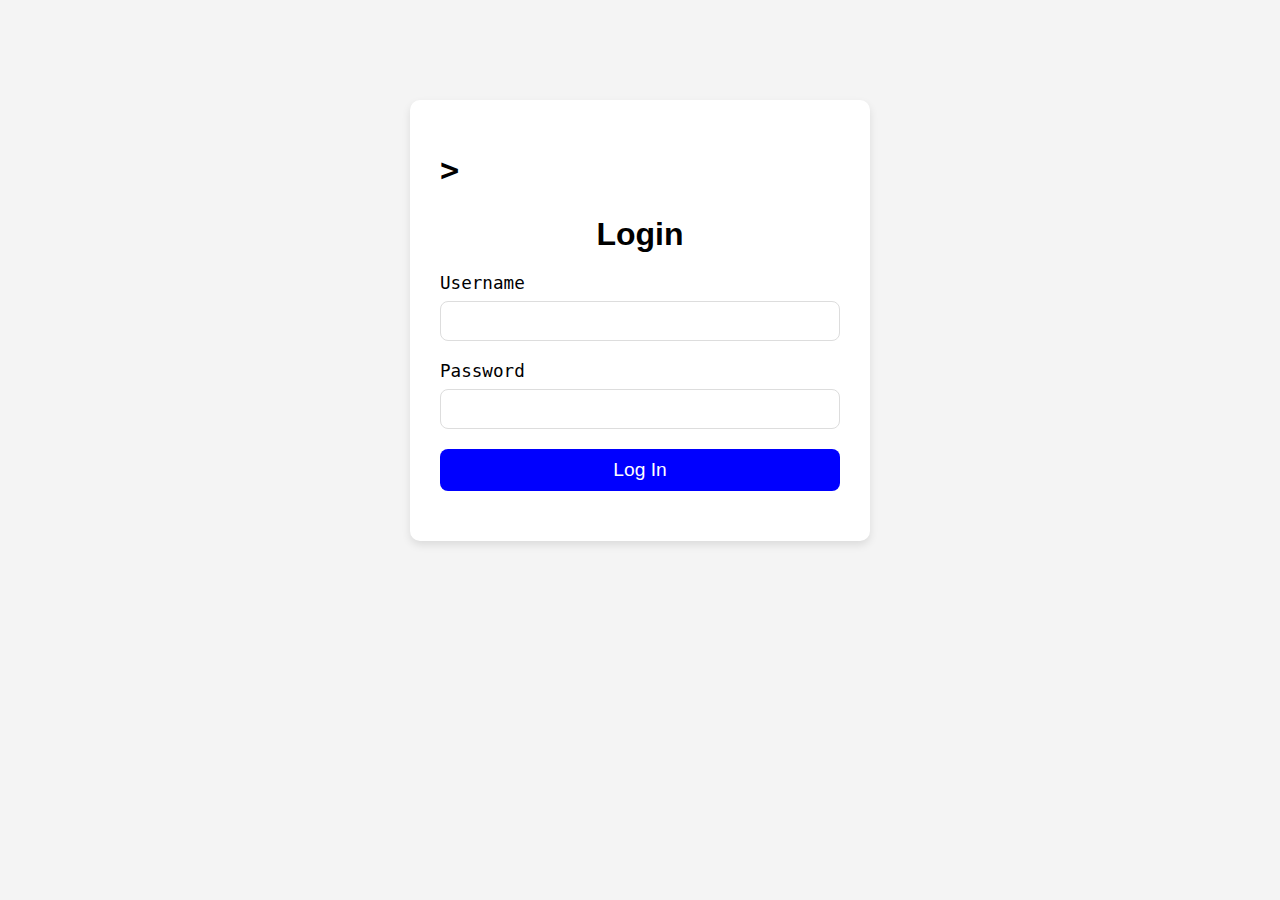
<file: login.html>
<!DOCTYPE html>
<html lang="en">
<head>
    <meta charset="UTF-8">
    <meta name="viewport" content="width=device-width, initial-scale=1.0">
    <title>Login</title>
    <link rel="stylesheet" type="text/css" href="style.css">
</head>
<body>
    <div class="login-container">
        <div class="BackTo"><a href="index.html"><h1>></h1></a></div>
        <h2>Login</h2>
        <form action="#" method="POST">
            <label for="username">Username</label>
            <input type="text" id="username" name="username" required>
    
            <label for="password">Password</label>
            <input type="password" id="password" name="password" required>
    
            <input type="submit" value="Log In">
        </form>
    
    </div>
</body>
</html>
</file>
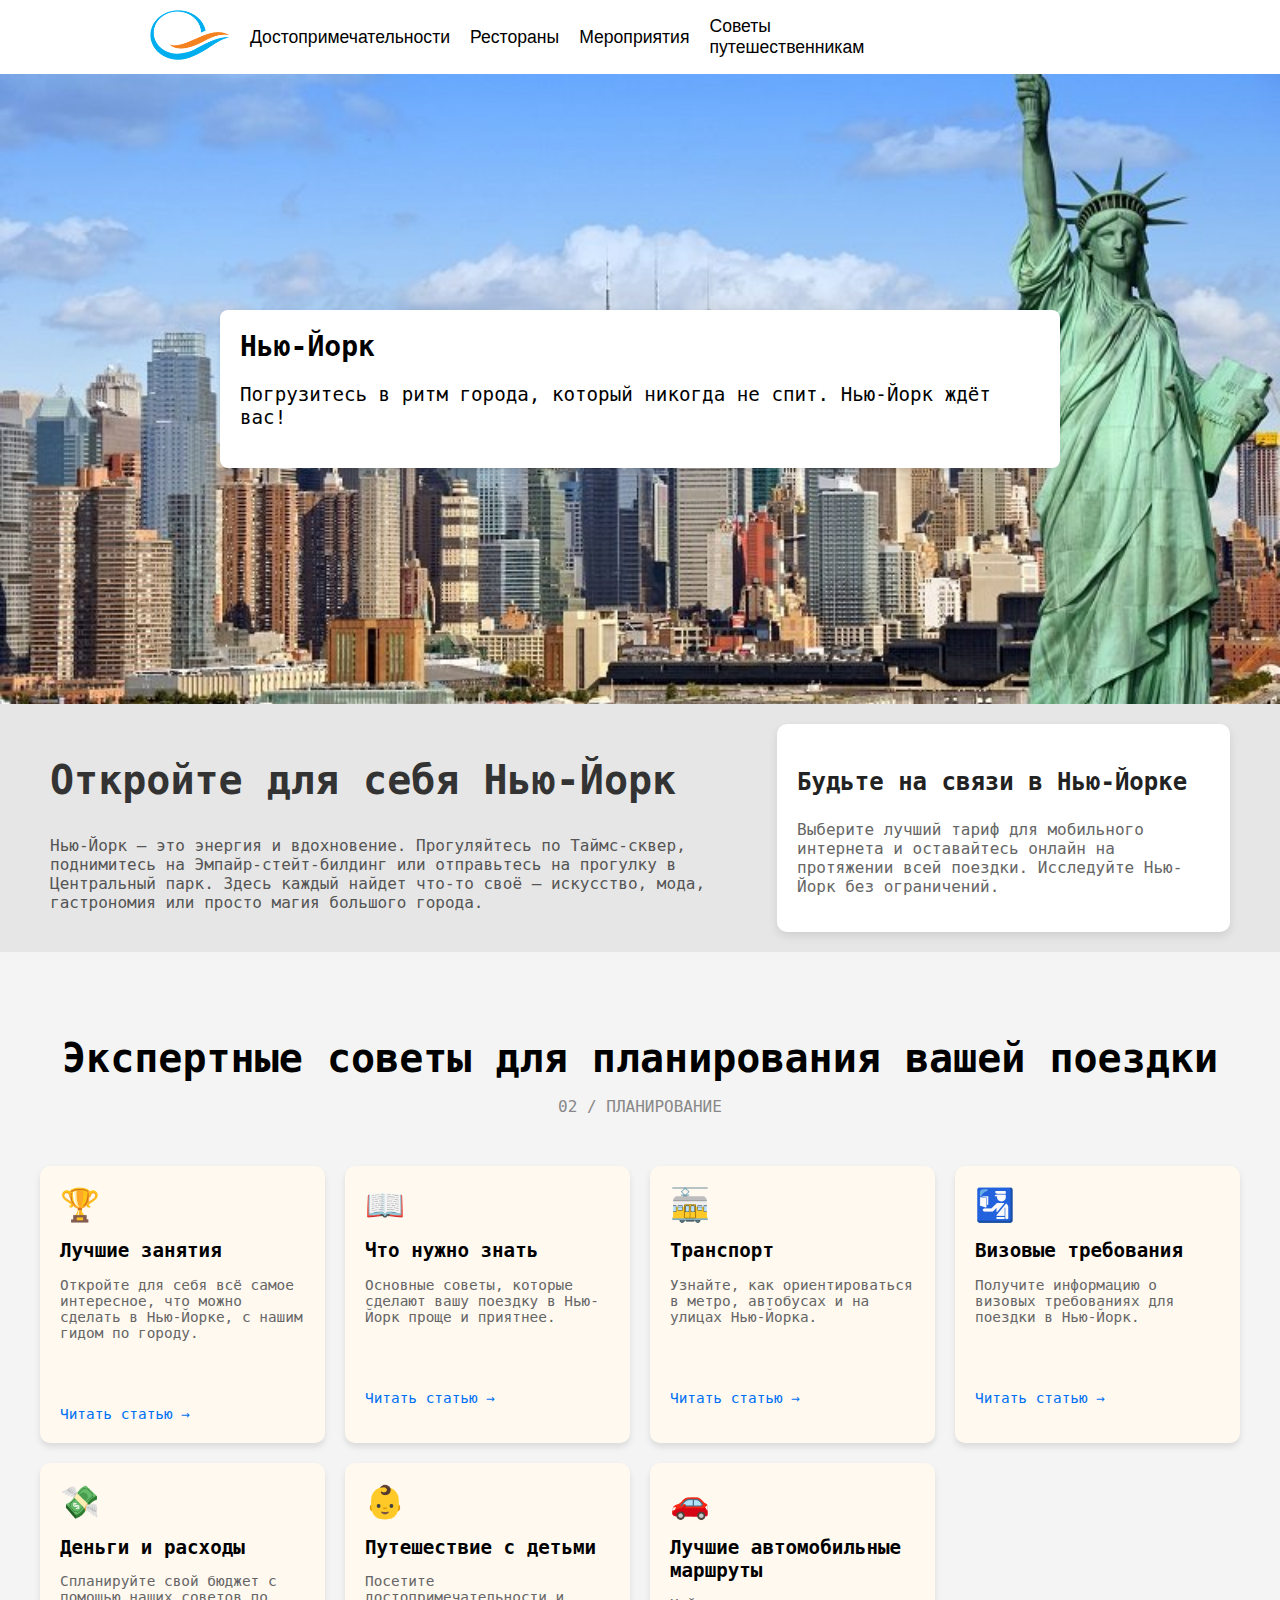
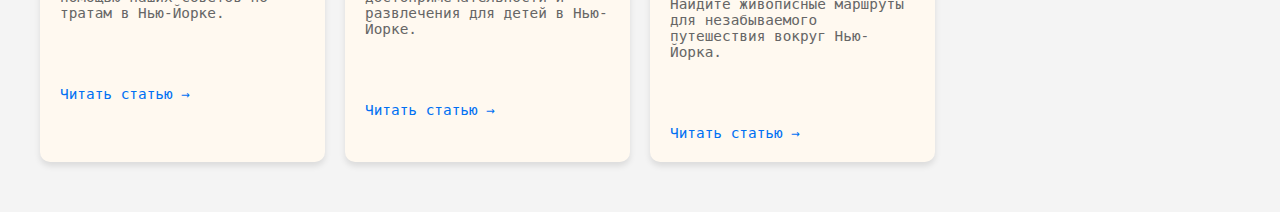
<file: newyork.html>
<!DOCTYPE html>
<html lang="ru">
<head>
    <meta charset="UTF-8">
    <meta name="viewport" content="width=device-width, initial-scale=1.0">
    <title>Планирование поездки в Нью-Йорк</title>
    <link rel="stylesheet" type="text/css" href="style.css">
</head>
<body>
    <header class="container d-flex align-items-center py-3">
        <a href="index.html"><img src="logo.png" alt="Логотип" style="width:80px; height: 50px;"></a>
        <nav class="d-flex flex-grow-1 justify-content-center gap-4">
            <div class="dropdown">
                <a href="attractions.html" class="nav-link">Достопримечательности</a>
                <div class="dropdown-content">
                    <a href="attractions.html#asia">Азия</a>
                    <a href="attractions.html#europe">Европа</a>
                    <a href="attractions.html#america">Америка</a>
                    <a href="attractions.html#africa">Африка</a>
                </div>
            </div>
            <div class="dropdown">
                <a href="restaurants.html" class="nav-link">Рестораны</a>
                <div class="dropdown-content">
                    <a href="restaurants.html#chinaRest">Китайская кухня</a>
                    <a href="restaurants.html#europeRest">Европейская кухня</a>
                    <a href="restaurants.html#otherRest">Другие кухни</a>
                </div>
            </div>
            <a href="events.html" class="nav-link">Мероприятия</a>
            <a href="tips.html" class="nav-link">Советы путешественникам</a>
            <span class="login">
                <a href="login.html" class="btn btn-primary">Войти</a>
            </span>
        </nav>
    </header>
    <div class="hero-section" style="background: url('ny.jpg') center/cover no-repeat;">
        <div class="content" style="color:black;">
            <h1>Нью-Йорк</h1>
            <p class="sub-heading" style="color:black;">Погрузитесь в ритм города, который никогда не спит. Нью-Йорк ждёт вас!</p>
        </div>
    </div>
    
    <div class="info-section">
        <div class="info">
            <h2>Откройте для себя Нью-Йорк</h2>
            <p>Нью-Йорк — это энергия и вдохновение. Прогуляйтесь по Таймс-сквер, поднимитесь на Эмпайр-стейт-билдинг или отправьтесь на прогулку в Центральный парк. Здесь каждый найдет что-то своё — искусство, мода, гастрономия или просто магия большого города.</p>
        </div>
        <div class="sidebar">
            <h3>Будьте на связи в Нью-Йорке</h3>
            <p>Выберите лучший тариф для мобильного интернета и оставайтесь онлайн на протяжении всей поездки. Исследуйте Нью-Йорк без ограничений.</p>
        </div>
    </div>  
    <div class="planning-section">
        <h2>Экспертные советы для планирования вашей поездки</h2>
        <p>02 / ПЛАНИРОВАНИЕ</p>
        <div class="card-container">
            <div class="card">
                <div class="card-icon">🏆</div>
                <h3>Лучшие занятия</h3>
                <p>Откройте для себя всё самое интересное, что можно сделать в Нью-Йорке, с нашим гидом по городу.</p>
                <a href="#">Читать статью →</a>
            </div>
            <div class="card">
                <div class="card-icon">📖</div>
                <h3>Что нужно знать</h3>
                <p>Основные советы, которые сделают вашу поездку в Нью-Йорк проще и приятнее.</p>
                <a href="#">Читать статью →</a>
            </div>
            <div class="card">
                <div class="card-icon">🚋</div>
                <h3>Транспорт</h3>
                <p>Узнайте, как ориентироваться в метро, автобусах и на улицах Нью-Йорка.</p>
                <a href="#">Читать статью →</a>
            </div>
            <div class="card">
                <div class="card-icon">🛂</div>
                <h3>Визовые требования</h3>
                <p>Получите информацию о визовых требованиях для поездки в Нью-Йорк.</p>
                <a href="#">Читать статью →</a>
            </div>
            <div class="card">
                <div class="card-icon">💸</div>
                <h3>Деньги и расходы</h3>
                <p>Спланируйте свой бюджет с помощью наших советов по тратам в Нью-Йорке.</p>
                <a href="#">Читать статью →</a>
            </div>
            <div class="card">
                <div class="card-icon">👶</div>
                <h3>Путешествие с детьми</h3>
                <p>Посетите достопримечательности и развлечения для детей в Нью-Йорке.</p>
                <a href="#">Читать статью →</a>
            </div>
            <div class="card">
                <div class="card-icon">🚗</div>
                <h3>Лучшие автомобильные маршруты</h3>
                <p>Найдите живописные маршруты для незабываемого путешествия вокруг Нью-Йорка.</p>
                <a href="#">Читать статью →</a>
            </div>
        </div>
    </div>
</body>
</html>
</file>
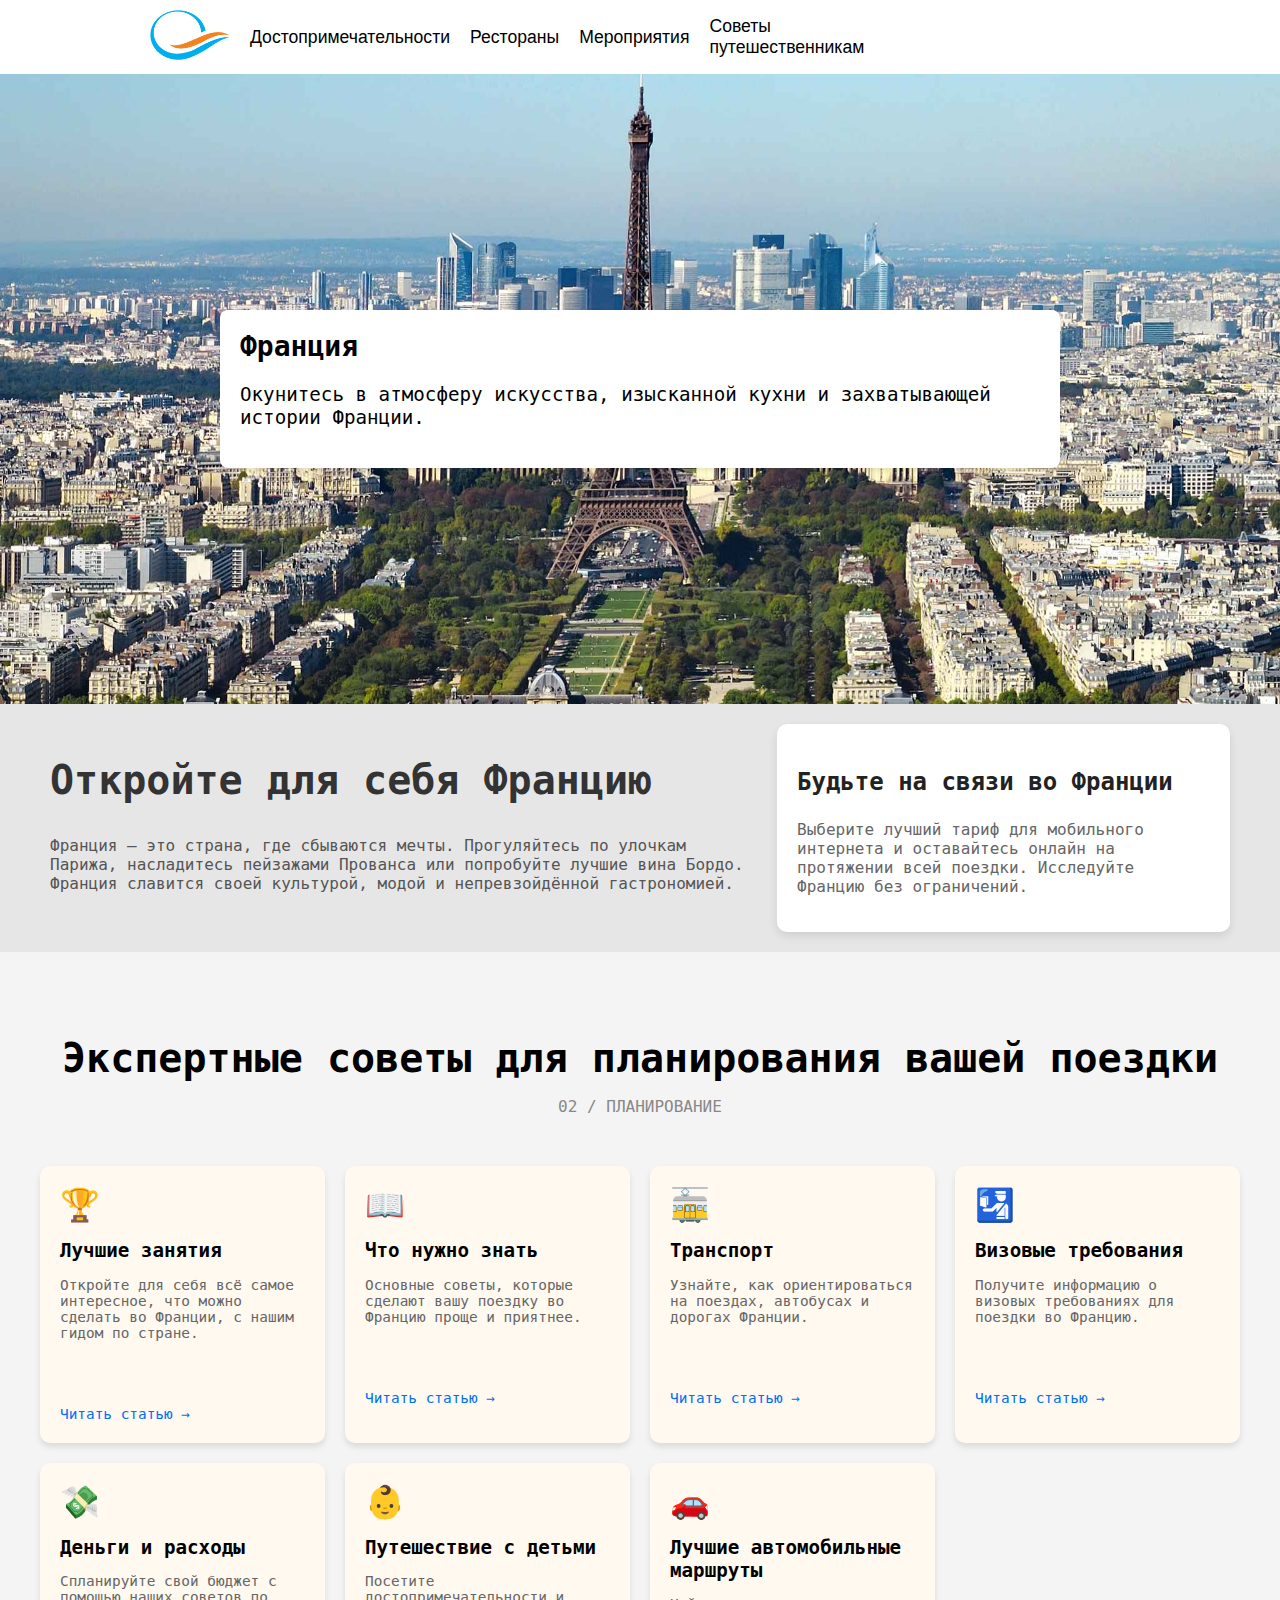
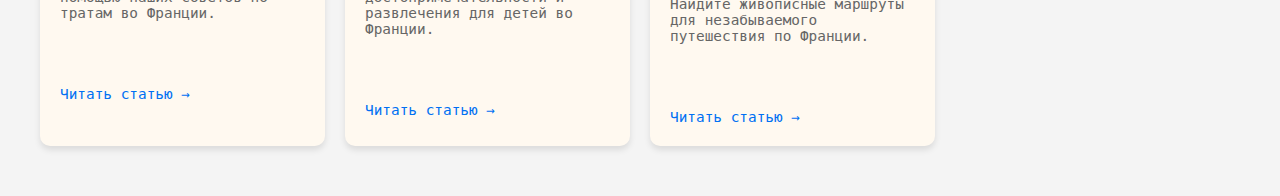
<file: paris.html>
<!DOCTYPE html>
<html lang="ru">
<head>
    <meta charset="UTF-8">
    <meta name="viewport" content="width=device-width, initial-scale=1.0">
    <title>Планирование поездки во Францию</title>
    <link rel="stylesheet" type="text/css" href="style.css">
</head>
<body>
    <header class="container d-flex align-items-center py-3">
        <a href="index.html"><img src="logo.png" alt="Логотип" style="width:80px; height: 50px;"></a>
        <nav class="d-flex flex-grow-1 justify-content-center gap-4">
            <div class="dropdown">
                <a href="attractions.html" class="nav-link">Достопримечательности</a>
                <div class="dropdown-content">
                    <a href="attractions.html#asia">Азия</a>
                    <a href="attractions.html#europe">Европа</a>
                    <a href="attractions.html#america">Америка</a>
                    <a href="attractions.html#africa">Африка</a>
                </div>
            </div>
            <div class="dropdown">
                <a href="restaurants.html" class="nav-link">Рестораны</a>
                <div class="dropdown-content">
                    <a href="restaurants.html#chinaRest">Китайская кухня</a>
                    <a href="restaurants.html#europeRest">Европейская кухня</a>
                    <a href="restaurants.html#otherRest">Другие кухни</a>
                </div>
            </div>
            <a href="events.html" class="nav-link">Мероприятия</a>
            <a href="tips.html" class="nav-link">Советы путешественникам</a>
            <span class="login">
                <a href="login.html" class="btn btn-primary">Войти</a>
            </span>
        </nav>
    </header>
    <div class="hero-section" style="background: url('paris.jpg') center/cover no-repeat;">
        <div class="content" style="color:black;">
            <h1>Франция</h1>
            <p class="sub-heading" style="color:black;">Окунитесь в атмосферу искусства, изысканной кухни и захватывающей истории Франции.</p>
        </div>
    </div>

    <div class="info-section">
        <div class="info">
            <h2>Откройте для себя Францию</h2>
            <p>Франция — это страна, где сбываются мечты. Прогуляйтесь по улочкам Парижа, насладитесь пейзажами Прованса или попробуйте лучшие вина Бордо. Франция славится своей культурой, модой и непревзойдённой гастрономией.</p>
        </div>
        <div class="sidebar">
            <h3>Будьте на связи во Франции</h3>
            <p>Выберите лучший тариф для мобильного интернета и оставайтесь онлайн на протяжении всей поездки. Исследуйте Францию без ограничений.</p>
        </div>
    </div>  
    <div class="planning-section">
        <h2>Экспертные советы для планирования вашей поездки</h2>
        <p>02 / ПЛАНИРОВАНИЕ</p>
        <div class="card-container">
            <div class="card">
                <div class="card-icon">🏆</div>
                <h3>Лучшие занятия</h3>
                <p>Откройте для себя всё самое интересное, что можно сделать во Франции, с нашим гидом по стране.</p>
                <a href="#">Читать статью →</a>
            </div>
            <div class="card">
                <div class="card-icon">📖</div>
                <h3>Что нужно знать</h3>
                <p>Основные советы, которые сделают вашу поездку во Францию проще и приятнее.</p>
                <a href="#">Читать статью →</a>
            </div>
            <div class="card">
                <div class="card-icon">🚋</div>
                <h3>Транспорт</h3>
                <p>Узнайте, как ориентироваться на поездах, автобусах и дорогах Франции.</p>
                <a href="#">Читать статью →</a>
            </div>
            <div class="card">
                <div class="card-icon">🛂</div>
                <h3>Визовые требования</h3>
                <p>Получите информацию о визовых требованиях для поездки во Францию.</p>
                <a href="#">Читать статью →</a>
            </div>
            <div class="card">
                <div class="card-icon">💸</div>
                <h3>Деньги и расходы</h3>
                <p>Спланируйте свой бюджет с помощью наших советов по тратам во Франции.</p>
                <a href="#">Читать статью →</a>
            </div>
            <div class="card">
                <div class="card-icon">👶</div>
                <h3>Путешествие с детьми</h3>
                <p>Посетите достопримечательности и развлечения для детей во Франции.</p>
                <a href="#">Читать статью →</a>
            </div>
            <div class="card">
                <div class="card-icon">🚗</div>
                <h3>Лучшие автомобильные маршруты</h3>
                <p>Найдите живописные маршруты для незабываемого путешествия по Франции.</p>
                <a href="#">Читать статью →</a>
            </div>
        </div>
    </div>
</body>
</html>
</file>
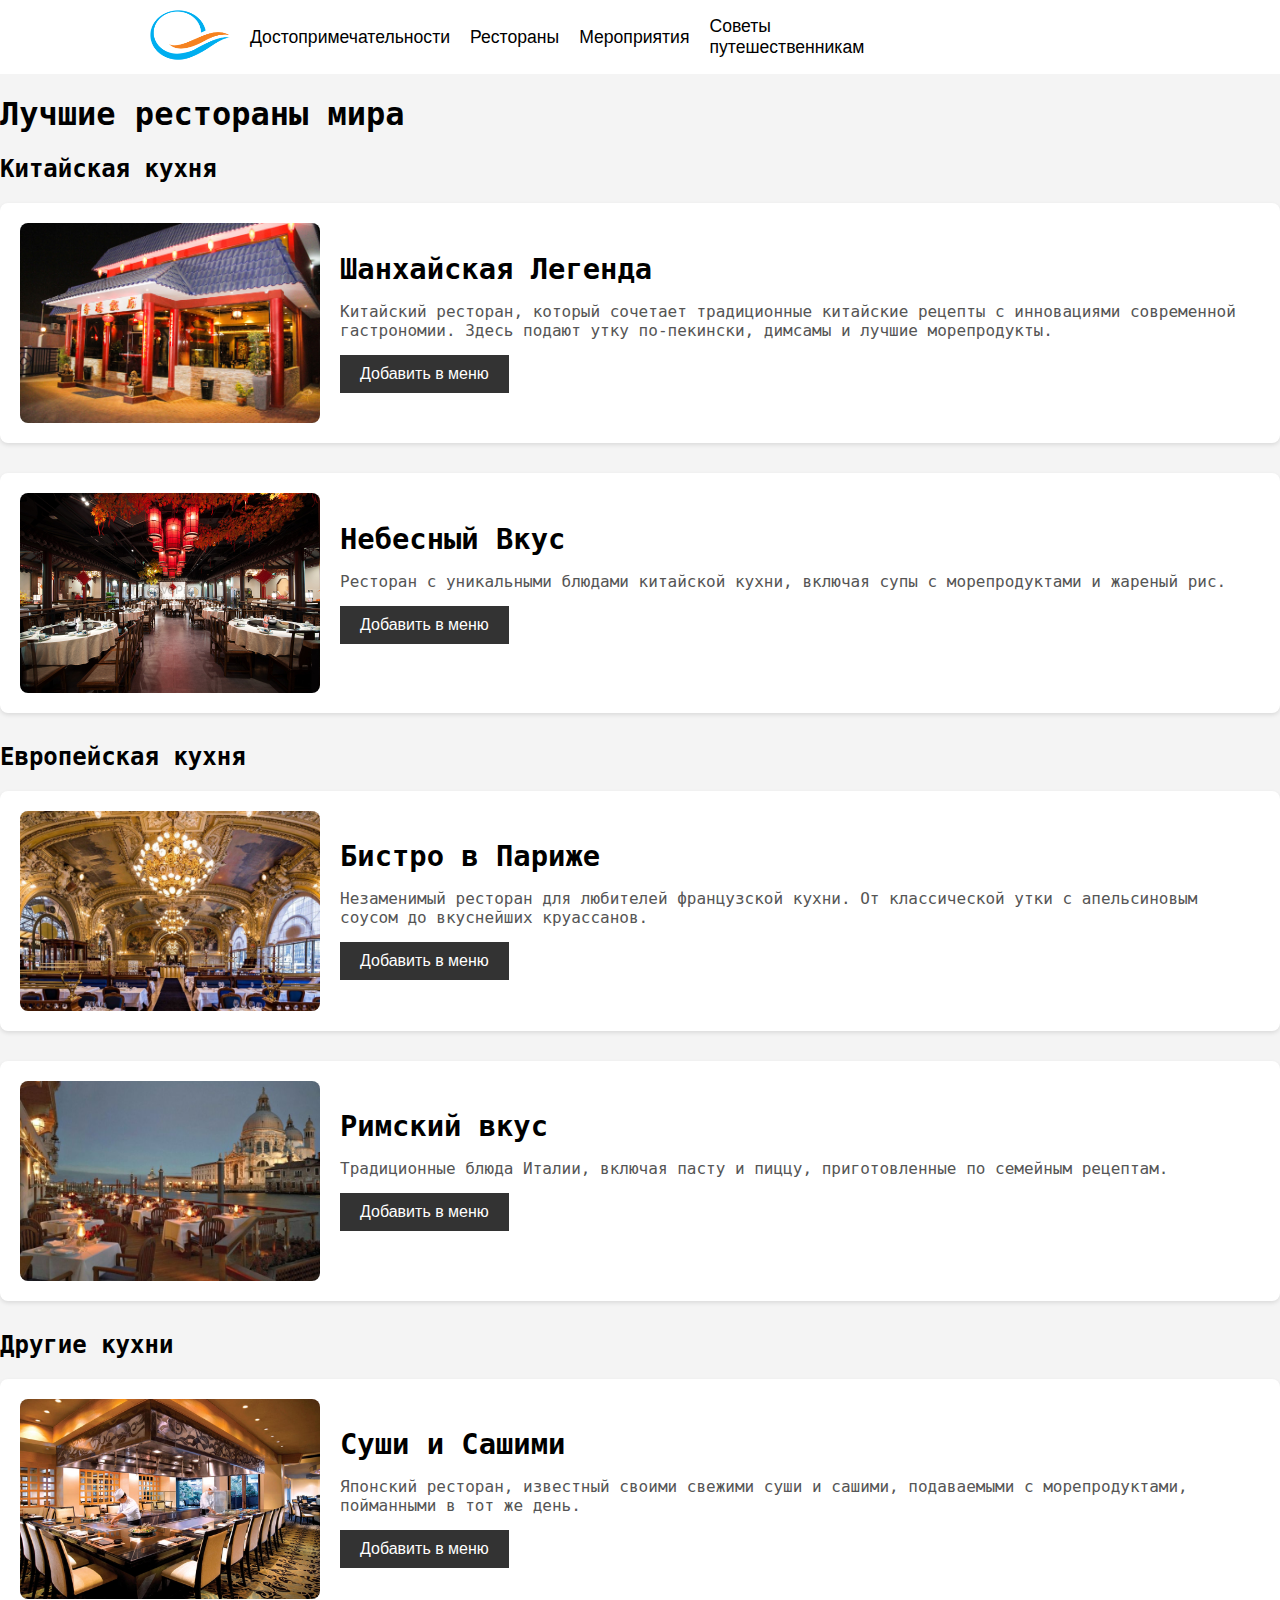
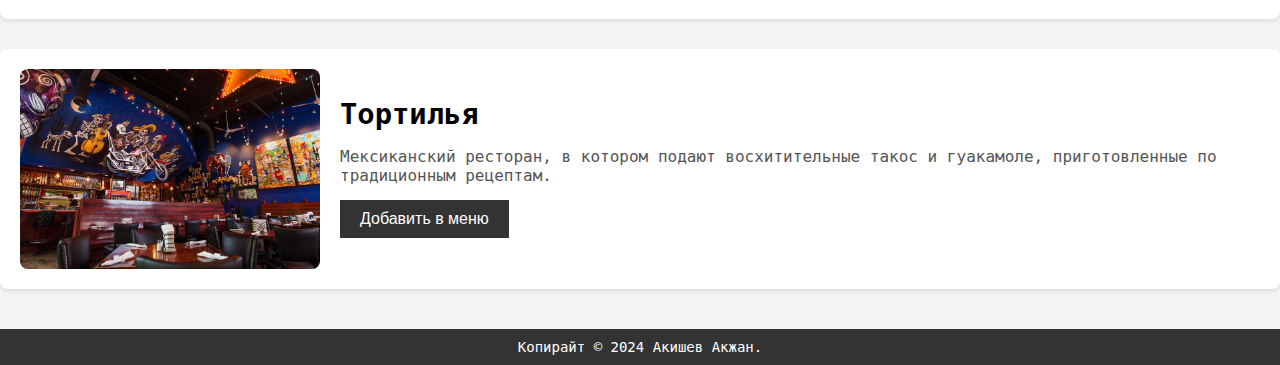
<file: restaurants.html>
<!DOCTYPE html>
<html lang="ru">
<head>
    <meta charset="UTF-8">
    <meta name="viewport" content="width=device-width, initial-scale=1.0">
    <title>Рестораны мира</title>
    <link rel="stylesheet" href="style.css">
</head>
<body>

<header>
    <a href="index.html"><img src="logo.png" alt="Логотип" style="width: 80px; height: 50px;"></a>
    <nav>
        <div class="dropdown">
            <a href="attractions.html">Достопримечательности</a>
            <div class="dropdown-content">
                <a href="attractions.html#asia">Азия</a>
                <a href="attractions.html#europe">Европа</a>
                <a href="attractions.html#america">Америка</a>
                <a href="attractions.html#africa">Африка</a>
            </div>
        </div>
        <div class="dropdown">
            <a href="restaurants.html">Рестораны</a>
            <div class="dropdown-content">
                <a href="#chinaRest">Китайская кухня</a>
                <a href="#europeRest">Европейская кухня</a>
                <a href="#otherRest">Другие кухни</a>
            </div>
        </div>
        <a href="events.html">Мероприятия</a>
        <a href="tips.html">Советы путешественникам</a>
        <span class="login">
            <a href="login.html">Log in</a>
        </span>
    </nav>
</header>

<main>
    <section class="restaurants">
        <h1>Лучшие рестораны мира</h1>
        <section id="chinaRest" class="cuisine-section">
            <h2>Китайская кухня</h2>
            <ul class="restaurant-list">
                <li class="restaurant-item">
                    <img src="chinaRest.jpg" alt="Ресторан Китайской кухни" class="restaurant-img">
                    <div class="restaurant-info">
                        <h3>Шанхайская Легенда</h3>
                        <p>Китайский ресторан, который сочетает традиционные китайские рецепты с инновациями современной гастрономии. Здесь подают утку по-пекински, димсамы и лучшие морепродукты.</p>
                        <button class="menu-btn">Добавить в меню</button>
                    </div>
                </li>
                <li class="restaurant-item">
                    <img src="chinaRest2.jpg" alt="Ресторан Китайской кухни" class="restaurant-img">
                    <div class="restaurant-info">
                        <h3>Небесный Вкус</h3>
                        <p>Ресторан с уникальными блюдами китайской кухни, включая супы с морепродуктами и жареный рис.</p>
                        <button class="menu-btn">Добавить в меню</button>
                    </div>
                </li>
            </ul>
        </section>

        <section id="europeRest" class="cuisine-section">
            <h2>Европейская кухня</h2>
            <ul class="restaurant-list">
                <li class="restaurant-item">
                    <img src="europeRest.jpg" alt="Ресторан Европейской кухни" class="restaurant-img">
                    <div class="restaurant-info">
                        <h3>Бистро в Париже</h3>
                        <p>Незаменимый ресторан для любителей французской кухни. От классической утки с апельсиновым соусом до вкуснейших круассанов.</p>
                        <button class="menu-btn">Добавить в меню</button>
                    </div>
                </li>
                <li class="restaurant-item">
                    <img src="europeRest2.jpg" alt="Ресторан Европейской кухни" class="restaurant-img">
                    <div class="restaurant-info">
                        <h3>Римский вкус</h3>
                        <p>Традиционные блюда Италии, включая пасту и пиццу, приготовленные по семейным рецептам.</p>
                        <button class="menu-btn">Добавить в меню</button>
                    </div>
                </li>
            </ul>
        </section>

        <section id="otherRest" class="cuisine-section">
            <h2>Другие кухни</h2>
            <ul class="restaurant-list">
                <li class="restaurant-item">
                    <img src="otherRest.jpg" alt="Ресторан других кухонь" class="restaurant-img">
                    <div class="restaurant-info">
                        <h3>Суши и Сашими</h3>
                        <p>Японский ресторан, известный своими свежими суши и сашими, подаваемыми с морепродуктами, пойманными в тот же день.</p>
                        <button class="menu-btn">Добавить в меню</button>
                    </div>
                </li>
                <li class="restaurant-item">
                    <img src="otherRest2.jpg" alt="Ресторан других кухонь" class="restaurant-img">
                    <div class="restaurant-info">
                        <h3>Тортилья</h3>
                        <p>Мексиканский ресторан, в котором подают восхитительные такос и гуакамоле, приготовленные по традиционным рецептам.</p>
                        <button class="menu-btn">Добавить в меню</button>
                    </div>
                </li>
            </ul>
        </section>
    </section>
</main>

<footer>
    <p>Копирайт © 2024 Акишев Акжан.</p>
</footer>

</body>
</html>
</file>
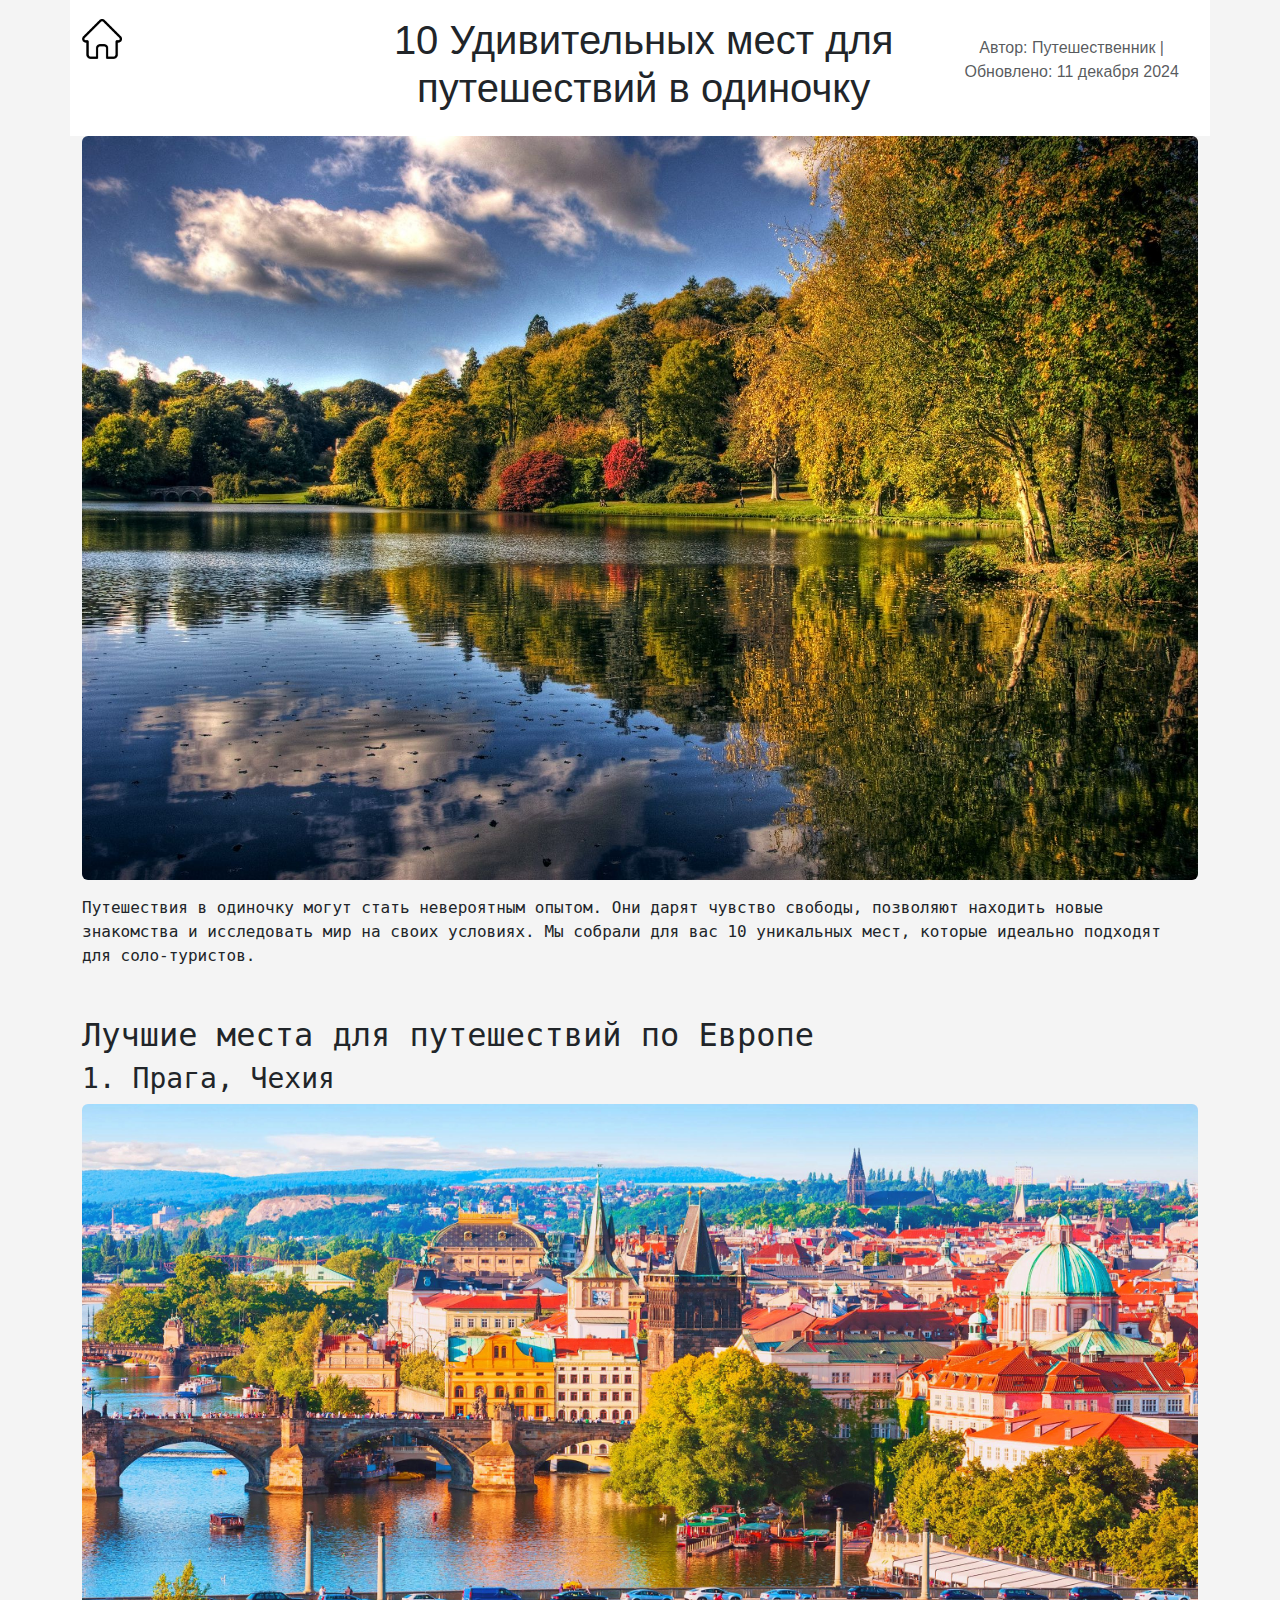
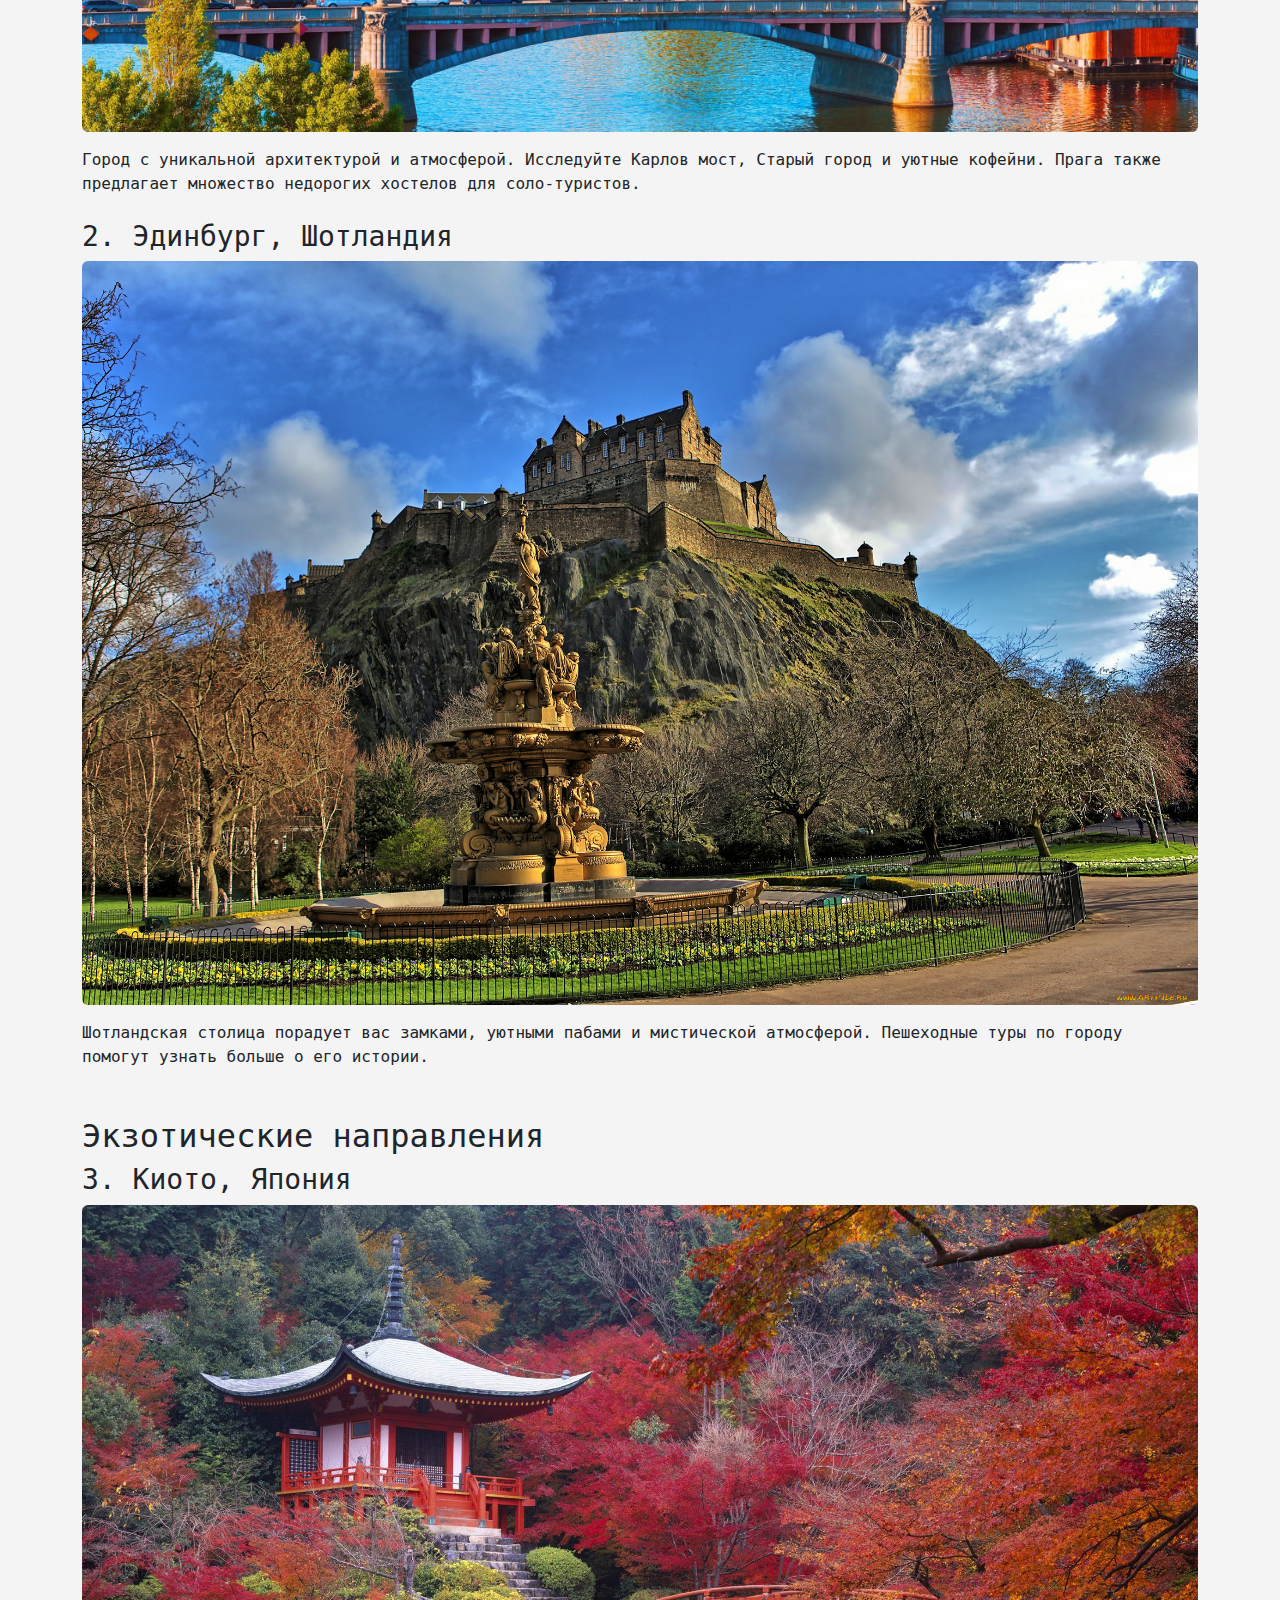
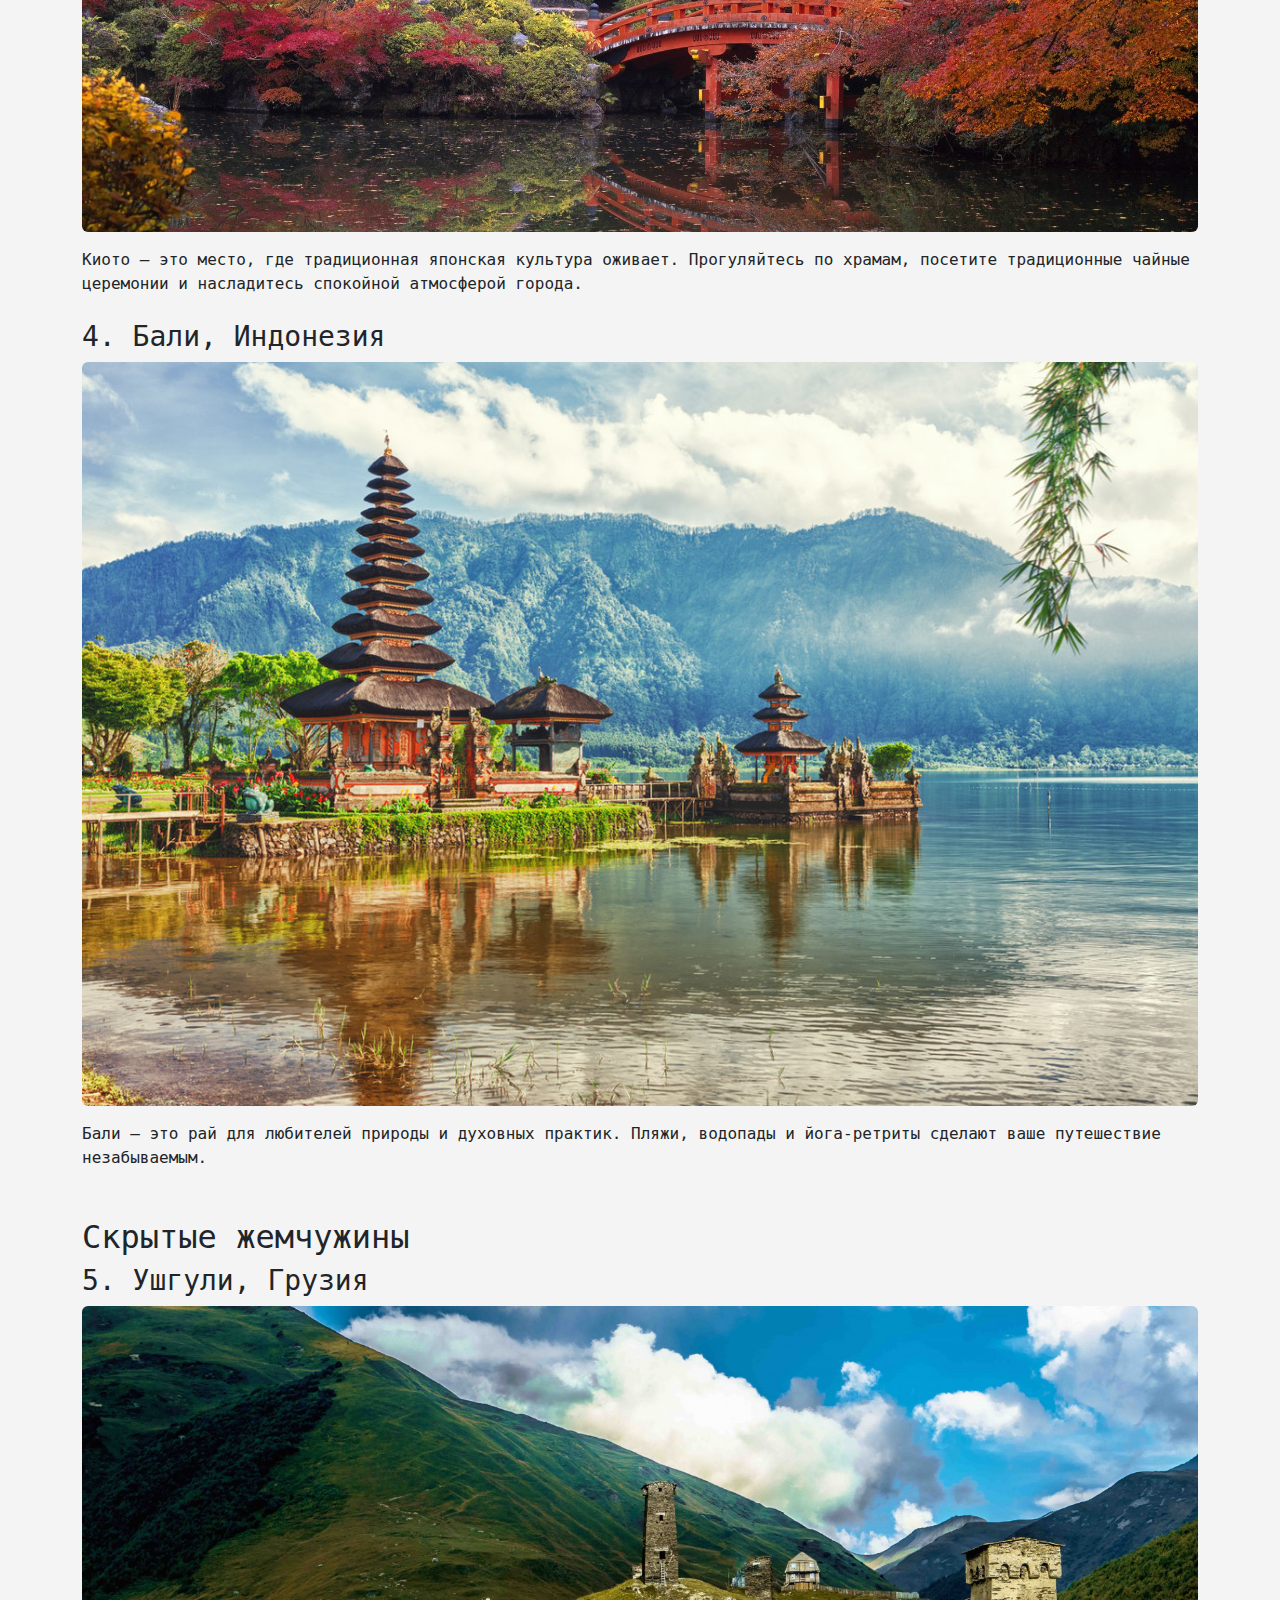
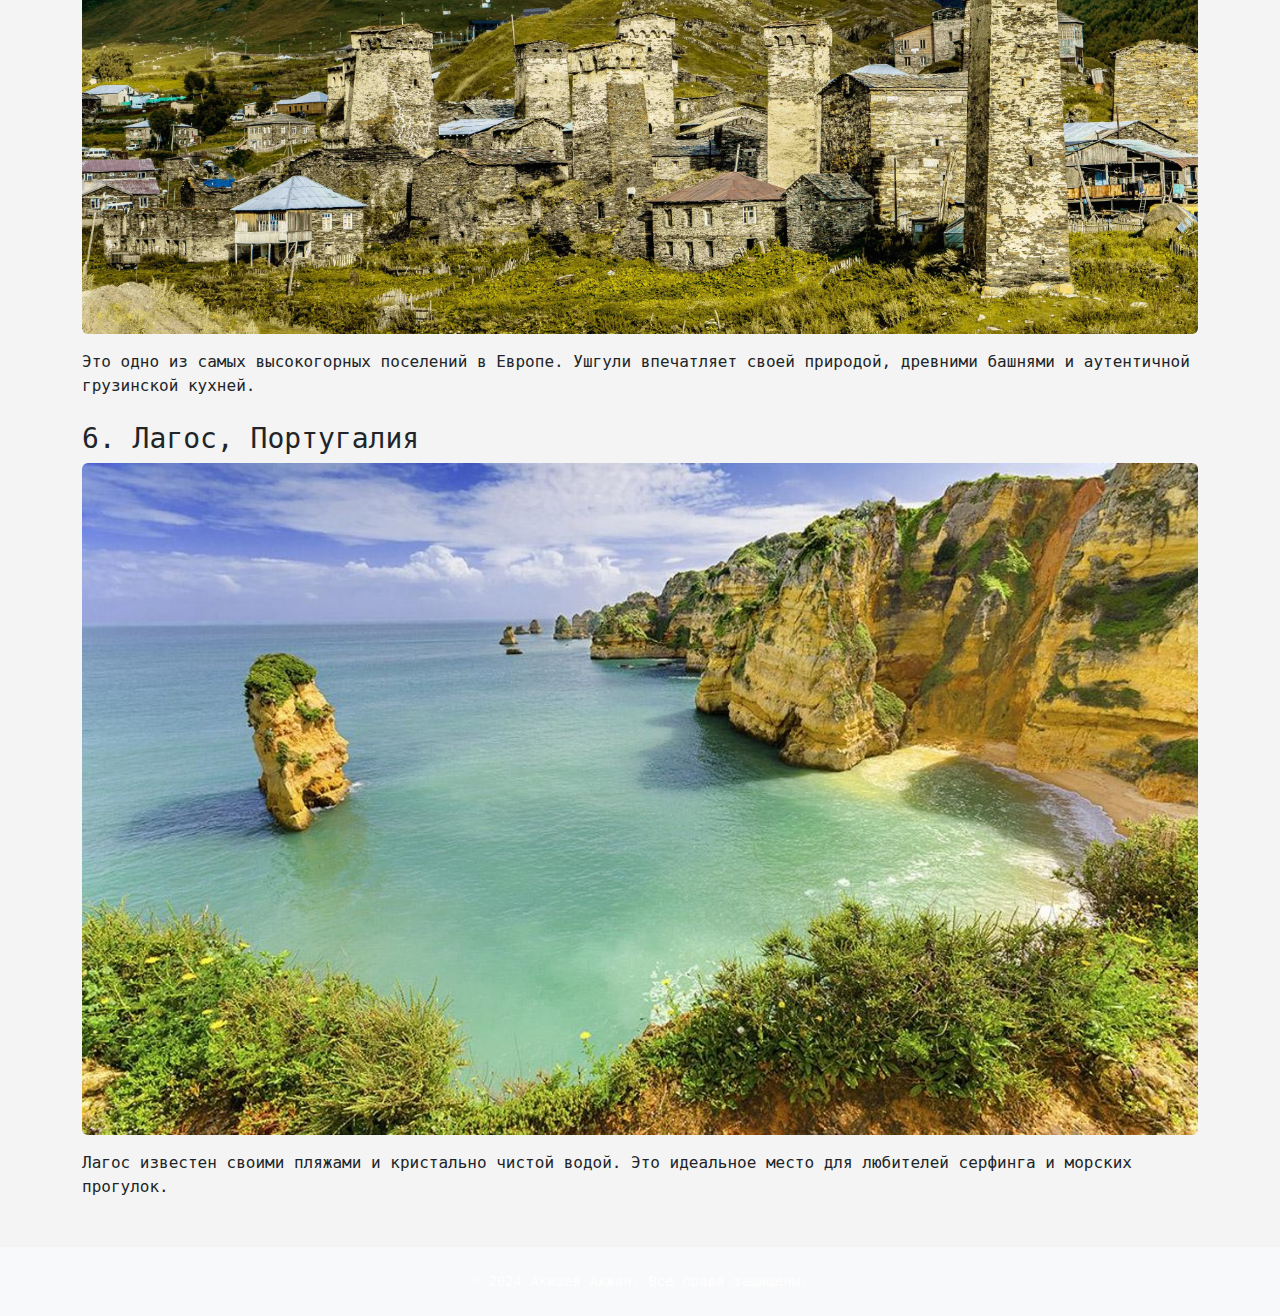
<file: SecondState.html>
<!DOCTYPE html>
<html lang="ru">
<head>
    <meta charset="UTF-8">
    <meta name="viewport" content="width=device-width, initial-scale=1.0">
    <title>10 Удивительных мест для путешествий в одиночку</title>
    <link rel="stylesheet" href="https://cdn.jsdelivr.net/npm/bootstrap@5.3.0-alpha1/dist/css/bootstrap.min.css">
    <link rel="stylesheet" type="text/css" href="style.css">
</head>
<body>
<header class="container py-3">
    <a href="index.html" style="text-decoration: none; color: black; margin-right: 200px;"><h1><img src="home.png" style="height: 40px; width: 40px; margin-bottom:50px;"></h1></a>
    <h1 class="text-center">10 Удивительных мест для путешествий в одиночку</h1>
    <p class="text-center text-muted">Автор: Путешественник | Обновлено: 11 декабря 2024</p>
</header>

<main class="container">
    <section class="mb-5">
        <img src="travel-main.jpg" alt="Пейзаж для путешествий" class="img-fluid rounded">
        <p class="mt-3">
            Путешествия в одиночку могут стать невероятным опытом. Они дарят чувство свободы, позволяют находить новые 
            знакомства и исследовать мир на своих условиях. Мы собрали для вас 10 уникальных мест, которые идеально 
            подходят для соло-туристов.
        </p>
    </section>

    <section class="mb-5">
        <h2>Лучшие места для путешествий по Европе</h2>

        <article class="mb-4">
            <h3>1. Прага, Чехия</h3>
            <img src="ch.jpg" alt="Прага" class="img-fluid rounded mb-3">
            <p>Город с уникальной архитектурой и атмосферой. Исследуйте Карлов мост, Старый город и уютные кофейни. 
               Прага также предлагает множество недорогих хостелов для соло-туристов.</p>
        </article>

        <article class="mb-4">
            <h3>2. Эдинбург, Шотландия</h3>
            <img src="adin.jpg" alt="Эдинбург" class="img-fluid rounded mb-3">
            <p>Шотландская столица порадует вас замками, уютными пабами и мистической атмосферой. Пешеходные туры по 
               городу помогут узнать больше о его истории.</p>
        </article>
    </section>

    <section class="mb-5">
        <h2>Экзотические направления</h2>

        <article class="mb-4">
            <h3>3. Киото, Япония</h3>
            <img src="kioto.jpg" alt="Киото" class="img-fluid rounded mb-3">
            <p>Киото — это место, где традиционная японская культура оживает. Прогуляйтесь по храмам, посетите традиционные 
               чайные церемонии и насладитесь спокойной атмосферой города.</p>
        </article>

        <article class="mb-4">
            <h3>4. Бали, Индонезия</h3>
            <img src="bali.jpg" alt="Бали" class="img-fluid rounded mb-3">
            <p>Бали — это рай для любителей природы и духовных практик. Пляжи, водопады и йога-ретриты сделают ваше 
               путешествие незабываемым.</p>
        </article>
    </section>

    <section class="mb-5">
        <h2>Скрытые жемчужины</h2>

        <article class="mb-4">
            <h3>5. Ушгули, Грузия</h3>
            <img src="ushguli.jpeg" alt="Ушгули" class="img-fluid rounded mb-3">
            <p>Это одно из самых высокогорных поселений в Европе. Ушгули впечатляет своей природой, древними башнями и 
               аутентичной грузинской кухней.</p>
        </article>

        <article class="mb-4">
            <h3>6. Лагос, Португалия</h3>
            <img src="lagos.jpg" alt="Лагос" class="img-fluid rounded mb-3">
            <p>Лагос известен своими пляжами и кристально чистой водой. Это идеальное место для любителей серфинга и 
               морских прогулок.</p>
        </article>
    </section>
</main>

<footer class="text-center py-4 bg-light">
    <p>&copy; 2024 Акишев Акжан. Все права защищены.</p>
</footer>

</body>
</html>
</file>
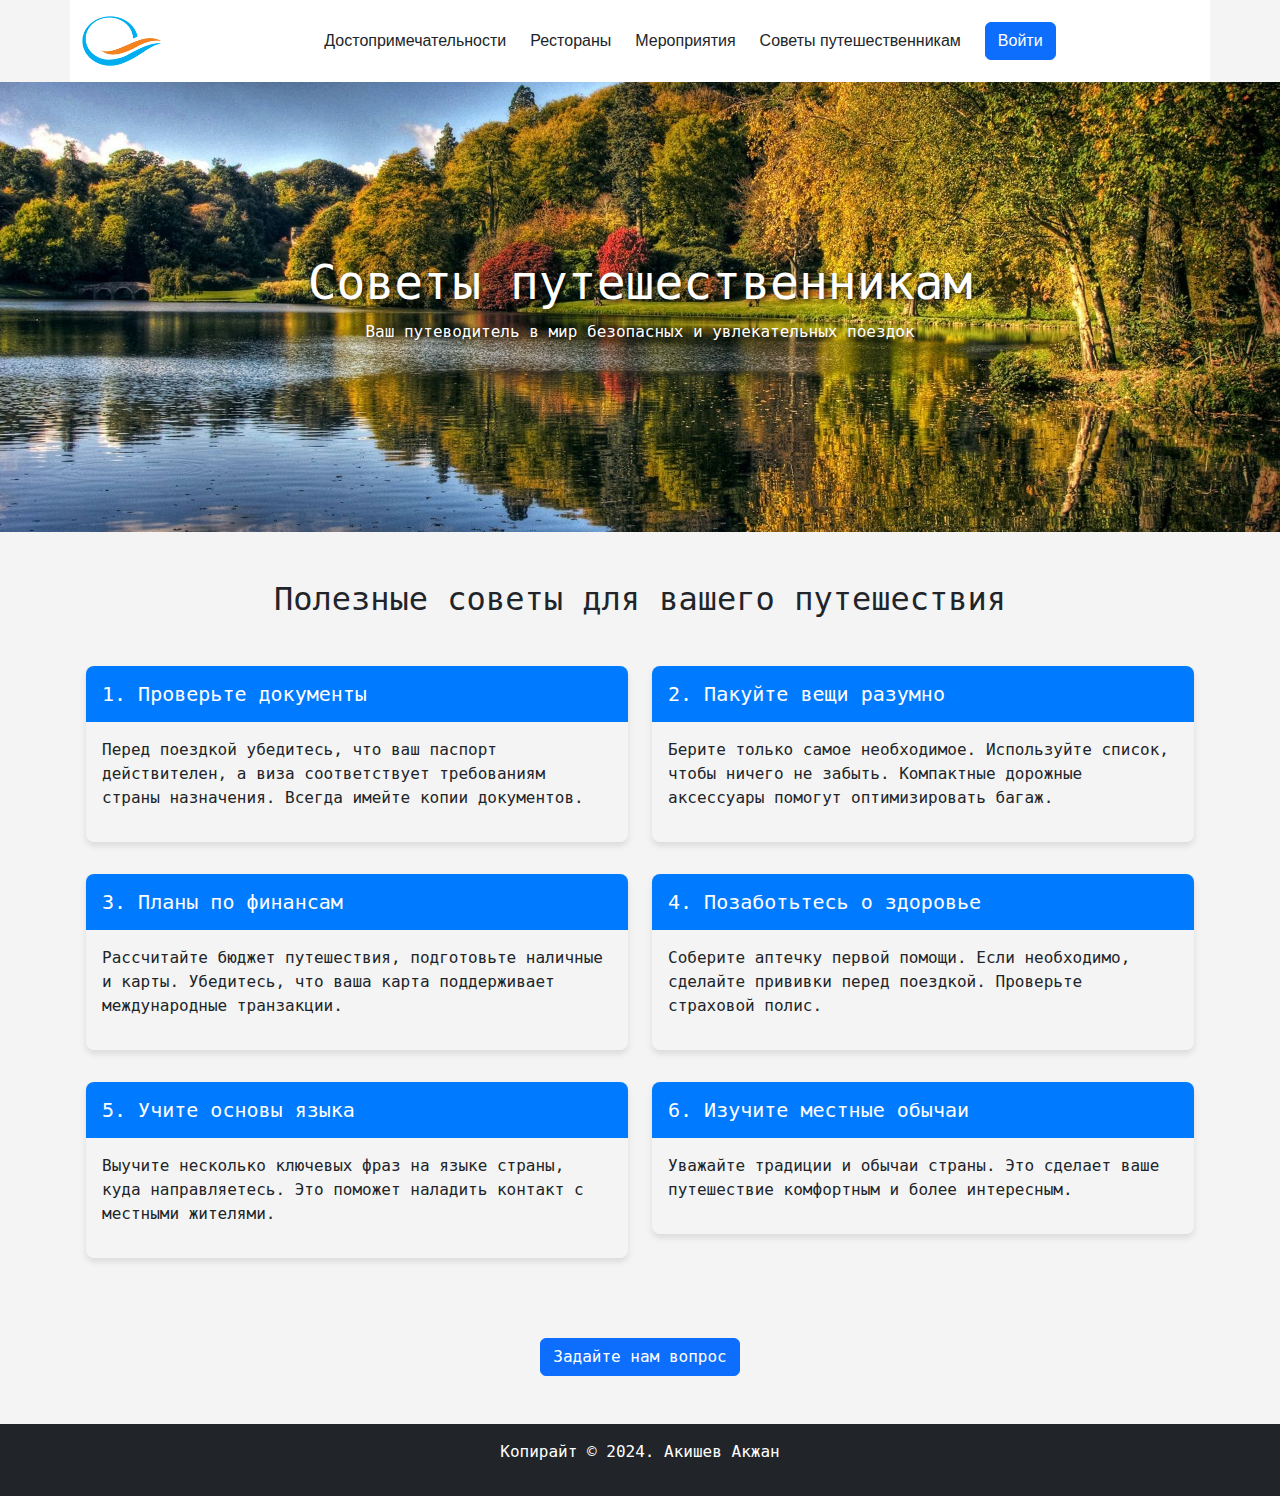
<file: tips.html>
<!DOCTYPE html>
<html lang="ru">
<head>
    <meta charset="UTF-8">
    <meta name="viewport" content="width=device-width, initial-scale=1.0">
    <title>Советы путешественникам</title>
    <link href="https://cdn.jsdelivr.net/npm/bootstrap@5.3.0-alpha1/dist/css/bootstrap.min.css" rel="stylesheet">
    <style>
        html {
    scroll-behavior: smooth;
}

body {
    font-family: DejaVu Sans Mono, monospace;
    margin: 0;
    padding: 0;
    background-color: #f4f4f4;
}

header {
    font-family: Gill Sans, sans-serif;
    background: white;
    display: flex;
    align-items: center;
    padding: 10px 150px;
}

header img {
    width: 100px;
    margin-right: 20px;
    cursor: pointer;
}

nav {
    display: flex;
    justify-content: center;
    flex-grow: 1;
    gap: 20px;
    font-family: 'Apercu Mono', sans-serif;
    flex-grow: 1;
    align-items: center;
}

nav a {
    color: #000000;
    text-decoration: none;
    font-family: 'Tusker Grotesk', sans-serif;
    font-size: 1.1em;
    transition: color 0.3s;
}

nav a:hover {
    color: rgb(0 87 217);
}
        .hero {
            background: url('travel-main.jpg') center/cover no-repeat;
            height: 50vh;
            color: white;
            text-shadow: 2px 2px 5px rgba(0, 0, 0, 0.7);
            display: flex;
            justify-content: center;
            align-items: center;
        }
        .hero h1 {
            font-size: 3rem;
        }
        .tips-section {
            padding: 3rem 1rem;
        }
        .tip-card {
            box-shadow: 0 4px 6px rgba(0, 0, 0, 0.1);
            border-radius: 8px;
            overflow: hidden;
            margin-bottom: 2rem;
        }
        .tip-card img {
            width: 100%;
            height: auto;
        }
        .tip-card h5 {
            padding: 1rem;
            background-color: #007bff;
            color: white;
            margin: 0;
        }
        .tip-card p {
            padding: 1rem;
        }
        .tip-card:hover {
            transform: scale(1.02);
            transition: transform 0.2s;
        }
        
.dropdown {
    position: relative;
    display: inline-block;
}

.dropdown-content {
    display: none;
    position: absolute;
    background-color: white;
    min-width: 300px;
    z-index: 1;
    padding: 10px 10px;
    border-radius: 20px;
}

.dropdown:hover .dropdown-content {
    display: block;
}

.dropdown-content a {
    color: #264653;
    padding: 8px 16px;
    text-decoration: none;
    display: block;
    font-size: 0.9em;
}

.dropdown-content a:hover {
    background-color: #f1f1f1;
}

    </style>
</head>
<body>
    <header class="container d-flex align-items-center py-3">
        <a href="index.html"><img src="logo.png" alt="Логотип" style="width:80px; height: 50px;"></a>
        <nav class="d-flex flex-grow-1 justify-content-center gap-4">
            <div class="dropdown">
                <a href="attractions.html" class="nav-link">Достопримечательности</a>
                <div class="dropdown-content">
                    <a href="attractions.html#asia">Азия</a>
                    <a href="attractions.html#europe">Европа</a>
                    <a href="attractions.html#america">Америка</a>
                    <a href="attractions.html#africa">Африка</a>
                </div>
            </div>
            <div class="dropdown">
                <a href="restaurants.html" class="nav-link">Рестораны</a>
                <div class="dropdown-content">
                    <a href="restaurants.html#chinaRest">Китайская кухня</a>
                    <a href="restaurants.html#europeRest">Европейская кухня</a>
                    <a href="restaurants.html#otherRest">Другие кухни</a>
                </div>
            </div>
            <a href="https://www.getyourguide.com/?partner_id=MH9NGR8&cmp=homepage_navigation" class="nav-link">Мероприятия</a>
            <a href="tips.html" class="nav-link">Советы путешественникам</a>
            <span class="login">
                <a href="login.html" class="btn btn-primary">Войти</a>
            </span>
        </nav>
    </header>
    <div class="hero">
        <div class="text-center">
            <h1>Советы путешественникам</h1>
            <p>Ваш путеводитель в мир безопасных и увлекательных поездок</p>
        </div>
    </div>

    <main class="tips-section container">
        <h2 class="text-center mb-5">Полезные советы для вашего путешествия</h2>

        <div class="row">
            <div class="col-md-6">
                <div class="tip-card">
                    <h5>1. Проверьте документы</h5>
                    <p>Перед поездкой убедитесь, что ваш паспорт действителен, а виза соответствует требованиям страны назначения. Всегда имейте копии документов.</p>
                </div>
            </div>
            <div class="col-md-6">
                <div class="tip-card">
                    <h5>2. Пакуйте вещи разумно</h5>
                    <p>Берите только самое необходимое. Используйте список, чтобы ничего не забыть. Компактные дорожные аксессуары помогут оптимизировать багаж.</p>
                </div>
            </div>
        </div>

        <div class="row">
            <div class="col-md-6">
                <div class="tip-card">
                    <h5>3. Планы по финансам</h5>
                    <p>Рассчитайте бюджет путешествия, подготовьте наличные и карты. Убедитесь, что ваша карта поддерживает международные транзакции.</p>
                </div>
            </div>
            <div class="col-md-6">
                <div class="tip-card">
                    <h5>4. Позаботьтесь о здоровье</h5>
                    <p>Соберите аптечку первой помощи. Если необходимо, сделайте прививки перед поездкой. Проверьте страховой полис.</p>
                </div>
            </div>
        </div>

        <div class="row">
            <div class="col-md-6">
                <div class="tip-card">
                    <h5>5. Учите основы языка</h5>
                    <p>Выучите несколько ключевых фраз на языке страны, куда направляетесь. Это поможет наладить контакт с местными жителями.</p>
                </div>
            </div>
            <div class="col-md-6">
                <div class="tip-card">
                    <h5>6. Изучите местные обычаи</h5>
                    <p>Уважайте традиции и обычаи страны. Это сделает ваше путешествие комфортным и более интересным.</p>
                </div>
            </div>
        </div>

        <div class="text-center mt-5">
            <a href="contact.html" class="btn btn-primary">Задайте нам вопрос</a>
        </div>
    </main>

    <footer class="text-center py-3 bg-dark text-white">
        <p>Копирайт &copy; 2024. Акишев Акжан</p>
    </footer>

    <script src="https://cdn.jsdelivr.net/npm/bootstrap@5.3.0-alpha1/dist/js/bootstrap.min.js"></script>
</body>
</html>
</file>
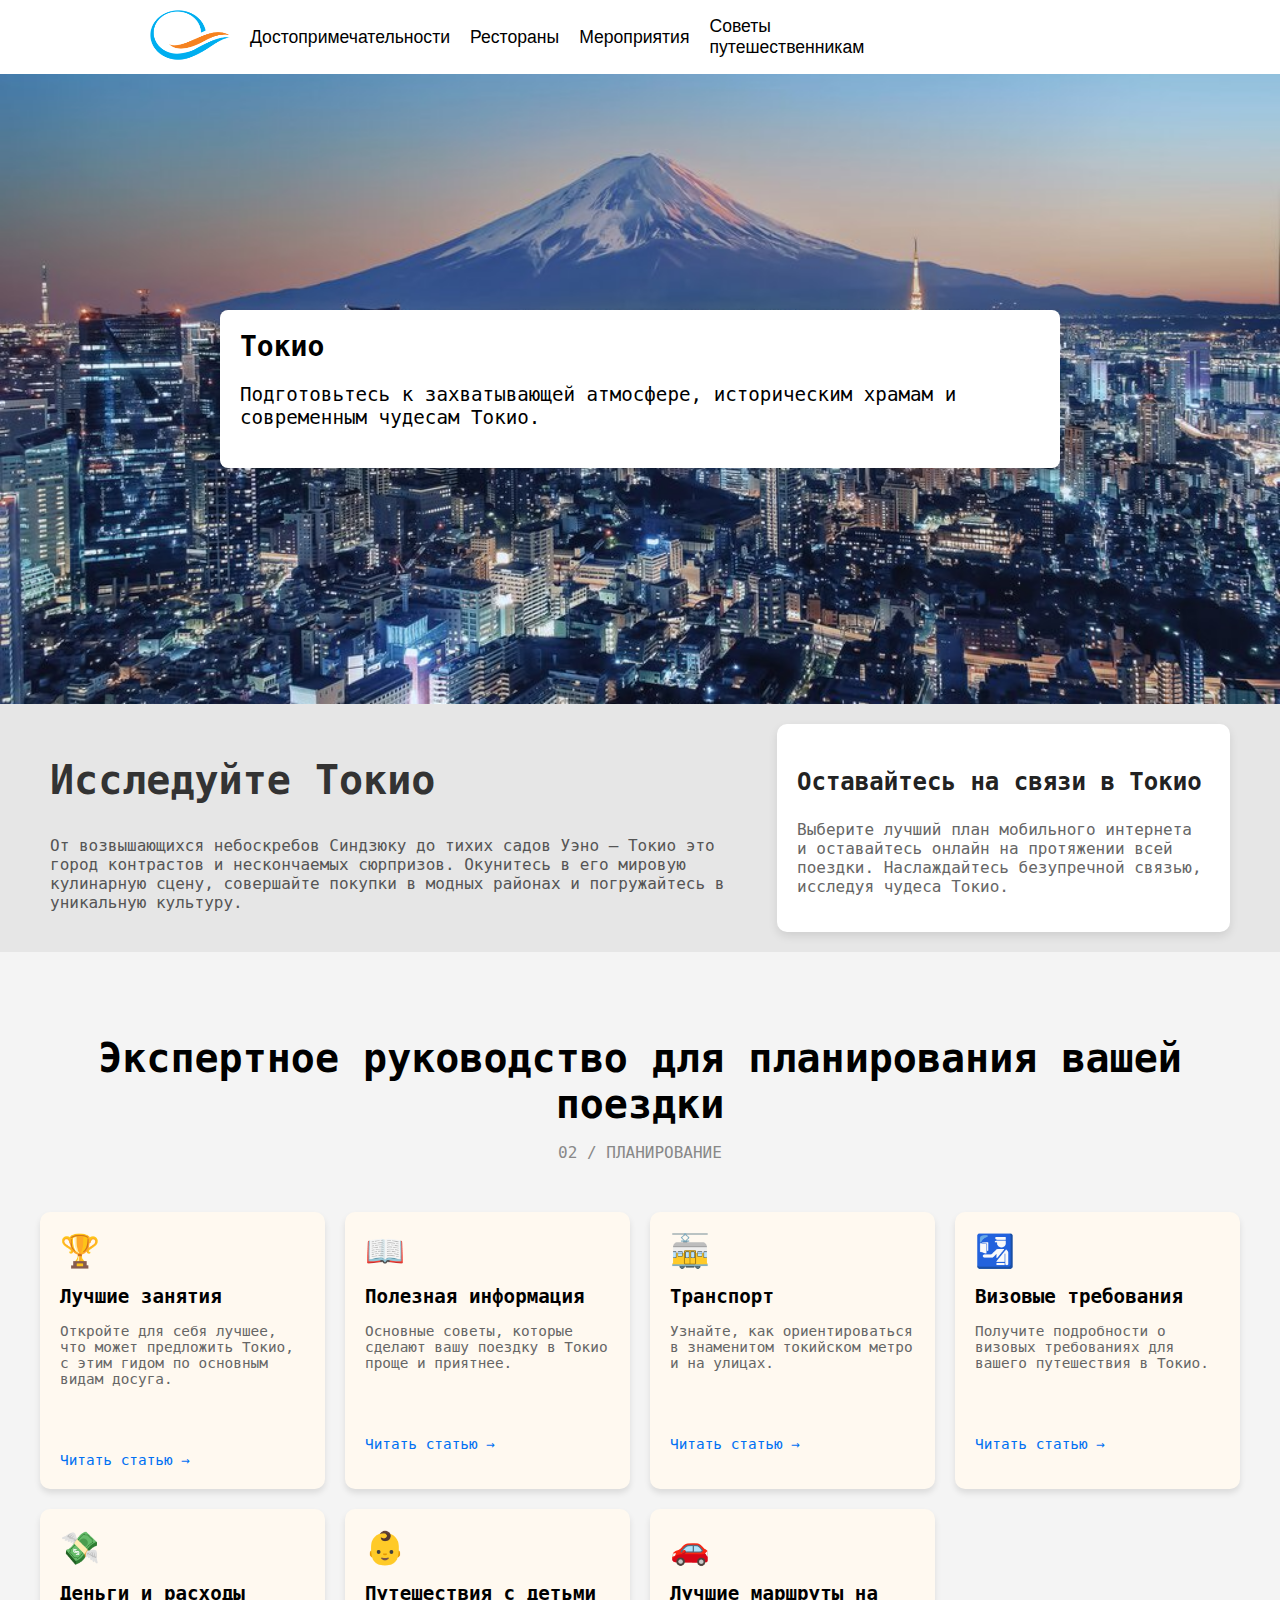
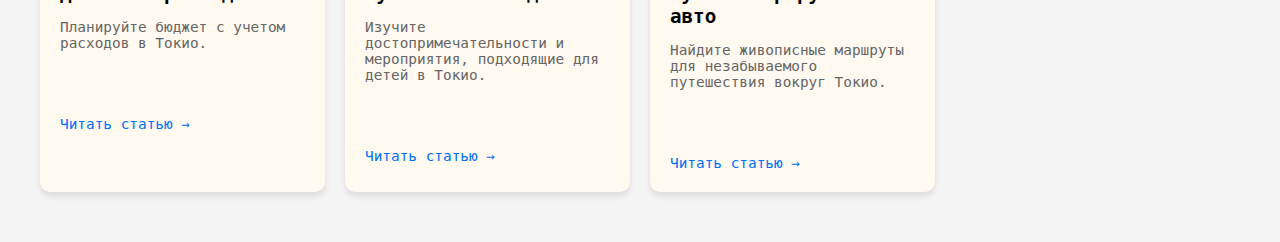
<file: tokyo.html>
<!DOCTYPE html>
<html lang="ru">
<head>
    <meta charset="UTF-8">
    <meta name="viewport" content="width=device-width, initial-scale=1.0">
    <title>Планирование поездки в Токио</title>
    <link rel="stylesheet" type="text/css" href="style.css">
</head>
<body>
    <header class="container d-flex align-items-center py-3">
        <a href="index.html"><img src="logo.png" alt="Логотип" style="width:80px; height: 50px;"></a>
        <nav class="d-flex flex-grow-1 justify-content-center gap-4">
            <div class="dropdown">
                <a href="attractions.html" class="nav-link">Достопримечательности</a>
                <div class="dropdown-content">
                    <a href="attractions.html#asia">Азия</a>
                    <a href="attractions.html#europe">Европа</a>
                    <a href="attractions.html#america">Америка</a>
                    <a href="attractions.html#africa">Африка</a>
                </div>
            </div>
            <div class="dropdown">
                <a href="restaurants.html" class="nav-link">Рестораны</a>
                <div class="dropdown-content">
                    <a href="restaurants.html#chinaRest">Китайская кухня</a>
                    <a href="restaurants.html#europeRest">Европейская кухня</a>
                    <a href="restaurants.html#otherRest">Другие кухни</a>
                </div>
            </div>
            <a href="events.html" class="nav-link">Мероприятия</a>
            <a href="tips.html" class="nav-link">Советы путешественникам</a>
            <span class="login">
                <a href="login.html" class="btn btn-primary">Войти</a>
            </span>
        </nav>
    </header>
    <div class="hero-section" style="background: url('tokyo-hero-image.jpg') center/cover no-repeat;">
        <div class="content" style="color:black;">
            <h1>Токио</h1>
            <p class="sub-heading" style="color:black;">Подготовьтесь к захватывающей атмосфере, историческим храмам и современным чудесам Токио.</p>
        </div>
    </div>

    <div class="info-section">
        <div class="info">
            <h2>Исследуйте Токио</h2>
            <p>От возвышающихся небоскребов Синдзюку до тихих садов Уэно — Токио это город контрастов и нескончаемых сюрпризов. Окунитесь в его мировую кулинарную сцену, совершайте покупки в модных районах и погружайтесь в уникальную культуру.</p>
        </div>
        <div class="sidebar">
            <h3>Оставайтесь на связи в Токио</h3>
            <p>Выберите лучший план мобильного интернета и оставайтесь онлайн на протяжении всей поездки. Наслаждайтесь безупречной связью, исследуя чудеса Токио.</p>
        </div>
    </div>  
    <div class="planning-section">
        <h2>Экспертное руководство для планирования вашей поездки</h2>
        <p>02 / ПЛАНИРОВАНИЕ</p>
        <div class="card-container">
            <div class="card">
                <div class="card-icon">🏆</div>
                <h3>Лучшие занятия</h3>
                <p>Откройте для себя лучшее, что может предложить Токио, с этим гидом по основным видам досуга.</p>
                <a href="#">Читать статью →</a>
            </div>
            <div class="card">
                <div class="card-icon">📖</div>
                <h3>Полезная информация</h3>
                <p>Основные советы, которые сделают вашу поездку в Токио проще и приятнее.</p>
                <a href="#">Читать статью →</a>
            </div>
            <div class="card">
                <div class="card-icon">🚋</div>
                <h3>Транспорт</h3>
                <p>Узнайте, как ориентироваться в знаменитом токийском метро и на улицах.</p>
                <a href="#">Читать статью →</a>
            </div>
            <div class="card">
                <div class="card-icon">🛂</div>
                <h3>Визовые требования</h3>
                <p>Получите подробности о визовых требованиях для вашего путешествия в Токио.</p>
                <a href="#">Читать статью →</a>
            </div>
            <div class="card">
                <div class="card-icon">💸</div>
                <h3>Деньги и расходы</h3>
                <p>Планируйте бюджет с учетом расходов в Токио.</p>
                <a href="#">Читать статью →</a>
            </div>
            <div class="card">
                <div class="card-icon">👶</div>
                <h3>Путешествия с детьми</h3>
                <p>Изучите достопримечательности и мероприятия, подходящие для детей в Токио.</p>
                <a href="#">Читать статью →</a>
            </div>
            <div class="card">
                <div class="card-icon">🚗</div>
                <h3>Лучшие маршруты на авто</h3>
                <p>Найдите живописные маршруты для незабываемого путешествия вокруг Токио.</p>
                <a href="#">Читать статью →</a>
            </div>
        </div>
    </div>
</body>
</html>
</file>
<file: style.css>
html {
    scroll-behavior: smooth;
}

body {
    font-family: DejaVu Sans Mono, monospace;
    margin: 0;
    padding: 0;
    background-color: #f4f4f4;
}

header {
    font-family: Gill Sans, sans-serif;
    background: white;
    display: flex;
    align-items: center;
    padding: 10px 150px;
}

header img {
    width: 100px;
    margin-right: 20px;
    cursor: pointer;
}

nav {
    display: flex;
    justify-content: center;
    flex-grow: 1;
    gap: 20px;
    font-family: 'Apercu Mono', sans-serif;
    flex-grow: 1;
    align-items: center;
}

nav a {
    color: #000000;
    text-decoration: none;
    font-family: 'Tusker Grotesk', sans-serif;
    font-size: 1.1em;
    transition: color 0.3s;
}

nav a:hover {
    color: rgb(0 87 217);
}

.hero {
    position: relative;
    display: flex;
    justify-content: center;
    align-items: center;
    background-color: #f4f4f4;
    padding: 0px 20px;
}

.image-gallery {
    display: flex;
    gap: 20px;
    max-width: 100vw;
}

.gallery-item {
    position: relative;
    width: 600px;
    height: 800px;
    background-size: cover;
    background-position: center;
    cursor: pointer;
    transition: opacity 0.3s;
}

.gallery-item:hover {
    opacity: 0.8;
}

.gallery-caption {
    position: absolute;
    bottom: 20px;
    right: 20px;
    color: white;
    font-size: 1.2em;
    display: flex;
    align-items: center;
    gap: 10px;
    background-color: rgba(0, 0, 0, 0.6);
    padding: 10px;
    border-radius: 5px;
}

.gallery-caption a{
    text-decoration: none;
}

.gallery-caption .arrow {
    font-size: 1.5em;
}

.centered-text {
    position: absolute;
    font-size: 2em;
    text-align: center;
    color: white;
    font-family: 'Pangea Display', sans-serif;
}

.centered-text h1 {
    margin: 0;
    line-height: 1.2;
}

.dropdown {
    position: relative;
    display: inline-block;
}

.dropdown-content {
    display: none;
    position: absolute;
    background-color: white;
    min-width: 300px;
    z-index: 1;
    padding: 10px 10px;
    border-radius: 20px;
}

.dropdown:hover .dropdown-content {
    display: block;
}

.dropdown-content a {
    color: #264653;
    padding: 8px 16px;
    text-decoration: none;
    display: block;
    font-size: 0.9em;
}

.dropdown-content a:hover {
    background-color: #f1f1f1;
}

.popular-places {
    margin-top: 40px;
    padding: 20px;
    background-color: #f4f4f4;
    border-radius: 10px;
    width: 80%;
    margin-left: auto;
    margin-right: auto;
}

.popular-places h2 {
    font-size: 2em;
    font-family: 'Pangea Display', sans-serif;
    color: #333;
    margin-bottom: 20px;
    text-align: center;
}

.popular-places ul {
    list-style-type: decimal;
    padding-left: 20px;
    font-family: 'Apercu Mono', sans-serif;
    font-size: 1.2em;
    color: #264653;
    text-align: left;
}

.popular-places ul li {
    margin-bottom: 15px;
}

.popular-places ul li a {
    text-decoration: none;
    color: #264653;
    transition: color 0.3s;
}

.popular-places ul li a:hover {
    color: rgb(0, 87, 217);
}

.login {
    margin-left: 400px;
}

.login a {
    font-size: 20px;
    border-radius: 20px;
    background-color: blue;
    color: white;
    padding: 8px 16px;
    text-align: center;
    transition: 1s;
    opacity: 1.8;
}

.login a:hover {
    background-color: #ffffff;
}

.login-container {
    max-width: 400px;
    margin: 100px auto;
    background-color: white;
    padding: 30px;
    border-radius: 10px;
    box-shadow: 0 4px 8px rgba(0, 0, 0, 0.1);
}

.login-container h2 {
    font-family: 'Pangea Display', sans-serif;
    font-size: 2em;
    margin-bottom: 20px;
    text-align: center;
}

.login-container label {
    font-size: 1.1em;
    margin-bottom: 8px;
    display: block;
}

.login-container input {
    width: 100%;
    padding: 10px;
    margin-bottom: 20px;
    border-radius: 8px;
    border: 1px solid #ddd;
    font-size: 1em;
    box-sizing: border-box;
}

.login-container input[type="submit"] {
    font-size: 1.2em;
    background-color: blue;
    color: white;
    border: none;
    cursor: pointer;
    transition: 0.3s;
}

.login-container input[type="submit"]:hover {
    background-color: #ffffff;
    color: blue;
}

.login-container .login {
    text-align: center;
    margin-top: 10px;
}
.country-info {
    margin: 20px;
}

.countries {
    text-align: center;
    margin-bottom: 20px;
}

.country-cards {
    display: flex;
    justify-content: space-around;
    gap: 20px;
}

.country {
    text-align: center;
    width: 600px;
    background-color: white; 
    border-radius: 15px; 
    box-shadow: 0 4px 6px rgba(0, 0, 0, 0.1); 
    padding: 15px; 
}

.country img {
    width: 100%;
    height: 200px;
    object-fit: cover;
    border-radius: 10px; 
}

.statistics {
    margin-top: 30px;
    padding: 20px;
    background-color: #ffffff;
    border-radius: 10px;
    box-shadow: 0 4px 8px rgba(0,0,0,0.1);
}

.statistics table {
    width: 100%;
    border-collapse: collapse;
}

.statistics th, .statistics td {
    padding: 12px 15px;
    border: 1px solid #ddd;
    text-align: center;
}

.statistics th {
    background-color: #264653;
    color: white;
}

.blog iframe {
    border: none;
    border-radius: 10px;
}

footer {
    text-align: center;
    background-color: #264653;
    color: white;
    padding: 10px;
    margin-top: 30px;
}

@keyframes fadeIn {
    0% {
        opacity: 0;
    }
    100% {
        opacity: 1;
    }
}

.country:hover {
    animation: fadeIn 0.5s ease-out;
}

.login a:hover {
    animation: buttonHover 1s ease-in-out;
}

.BackTo a{
    color: rgba(0, 0, 0);
    text-decoration: none;
}


.restaurant-list {
    list-style: none;
    padding: 0;
}

.restaurant-item {
    display: flex;
    margin-bottom: 30px;
    gap: 20px;
    background-color: #fff;
    padding: 20px;
    border-radius: 8px;
    box-shadow: 0 2px 4px rgba(0, 0, 0, 0.1);
}

.restaurant-img {
    width: 300px;
    height: 200px;
    object-fit: cover;
    border-radius: 8px;
}

.restaurant-info {
    flex: 1;
}

.restaurant-info h3 {
    font-size: 1.8em;
    margin-bottom: 10px;
}

.restaurant-info p {
    font-size: 1em;
    color: #555;
    margin-bottom: 15px;
}

.menu-btn {
    background-color: #333;
    color: white;
    border: none;
    padding: 10px 20px;
    font-size: 1em;
    cursor: pointer;
   
}

.dream-itinerary-section {
    background-color: #f4f0ff;
    padding: 50px 20px;
  }
  
  .dream-itinerary-container {
    display: flex;
    max-width: 1200px;
    margin: 0 auto;
    align-items: center;
    gap: 20px;
  }
  
  .image-section {
    flex: 1;
  }
  
  .image {
    width: 100%;
    border-radius: 20px;
    box-shadow: 0 4px 8px rgba(0, 0, 0, 0.1);
  }
  
  .content-section {
    flex: 1;
    padding: 20px;
  }
  
  .content-section h1 {
    font-size: 2.5em;
    color: #4e2eff;
    margin-bottom: 20px;
  }
  
  .content-section p {
    margin: 15px 0;
    font-size: 1.2em;
    line-height: 1.6;
  }
  
  .tabs {
    display: flex;
    margin: 20px 0;
  }
  
  .tab {
    margin-right: 20px;
    font-size: 1em;
    color: #666;
    cursor: pointer;
    transition: color 0.3s;
  }
  
  .tab.active {
    font-weight: bold;
    color: #333;
  }
  
  .tab:hover {
    color: #4e2eff;
  }
  
  .description {
    font-size: 1em;
    line-height: 1.5;
    color: #555;
  }
  
  .tab-content {
    position: relative;
    min-height: 100px;
    overflow: hidden;
  }
  
  .description {
    position: absolute;
    top: 0;
    left: 0;
    right: 0;
    opacity: 0;
    transform: translateY(20px);
    transition: opacity 0.3s ease, transform 0.3s ease;
  }
  .tab-content {
    position: relative;
    min-height: 100px;
    overflow: hidden;
  }
  
  .description {
    opacity: 1;
    transition: opacity 0.3s ease, transform 0.3s ease;
  }
  
  .description.hidden {
    opacity: 0;
    transform: translateY(20px);
  }
  
  .description.active {
    opacity: 1;
    transform: translateY(0);
  }
  .explore-btn {
    padding: 10px 20px;
    font-size: 1em;
    background-color: #4e2eff;
    color: #fff;
    border: none;
    border-radius: 5px;
    cursor: pointer;
    transition: background-color 0.3s, transform 0.2s;
  }
  
  .explore-btn:hover {
    background-color: #3a23cc;
    transform: translateY(-2px);
  }


.destination-section {
    max-width: 1200px;
    margin: 50px auto;
    padding: 20px;
    text-align: center;
  }
  
  .destination-header p {
    color: #888;
    text-transform: uppercase;
    font-size: 14px;
    margin: 0;
  }
  
  .destination-header h2 {
    font-size: 36px;
    font-weight: bold;
    margin: 10px 0 20px;
  }
  
  .view-all-btn {
    padding: 10px 20px;
    font-size: 14px;
    color: #333;
    background: none;
    border: 1px solid #ccc;
    border-radius: 20px;
    cursor: pointer;
    transition: all 0.3s ease;
  }
  
  .view-all-btn:hover {
    background-color: #333;
    color: #fff;
  }
  
  .destination-cards {
    display: flex;
    gap: 20px;
    justify-content: center;
    margin-top: 30px;
  }
  
  .destination-card {
    background-color: #fff;
    border-radius: 12px;
    box-shadow: 0 4px 8px rgba(0, 0, 0, 0.1);
    overflow: hidden;
    max-width: 300px;
    text-align: center;
    transition: transform 0.3s ease;
  }
  
  .destination-card img {
    width: 100%;
    height: auto;
    display: block;
  }
  
  .destination-card h3 {
    margin: 15px 0;
    font-size: 18px;
    font-weight: bold;
    color: #333;
  }
  
  .destination-card:hover {
    transform: translateY(-10px);
    box-shadow: 0 6px 12px rgba(0, 0, 0, 0.2);
  }

  .planning-section {
    text-align: center;
    padding: 50px 20px;
}
.planning-section h2 {
    font-size: 2.5rem;
    margin-bottom: 10px;
}
.planning-section p {
    color: #888;
    font-size: 1rem;
    margin-bottom: 50px;
}
.card-container {
    display: grid;
    grid-template-columns: repeat(auto-fit, minmax(250px, 1fr));
    gap: 20px;
    max-width: 1200px;
    margin: 0 auto;
    padding: 0 20px;
}
.card {
    background-color: #fff9f0;
    padding: 20px;
    border-radius: 10px;
    box-shadow: 0 4px 6px rgba(0, 0, 0, 0.1);
    text-align: left;
    transition: transform 0.2s;
}
.card:hover {
    transform: translateY(-5px);
}
.card-icon {
    font-size: 2rem;
    margin-bottom: 15px;
    color: #0070f3;
}
.card h3 {
    font-size: 1.2rem;
    margin: 0 0 10px;
}
.card p {
    font-size: 0.9rem;
    color: #666;
}
.card a {
    display: inline-block;
    margin-top: 15px;
    font-size: 0.9rem;
    color: #0070f3;
    text-decoration: none;
}
.card a:hover {
    text-decoration: underline;
}

.hero-section {
    position: relative;
    height: 70vh;
    display: flex;
    align-items: center;
    justify-content: center;
    color: rgb(255, 255, 255);
}

.hero-section .content {        
    text-align: left;
    max-width: 800px;
}

.hero-section h1 {
    font-size: 3.5rem;
    margin: 0;
}

.hero-section .sub-heading {
    color: #ffffff;
    font-size: 1.2rem;
    margin-top: 20px;
}

.info-section {
    display: flex;
    justify-content: space-between;
    align-items: flex-start;
    padding: 20px 50px;
    background: #e6e6e6;
}

.info-section .info {
    max-width: 60%;
}

.info-section h2 {
    font-size: 2.5rem;
    color: #333;
}

.info-section p {
    font-size: 1rem;
    color: #555;
    margin-top: 10px;
}

.info-section .sidebar {
    max-width: 35%;
    background: #fff;
    padding: 20px;
    border-radius: 10px;
    box-shadow: 0 4px 10px rgba(0, 0, 0, 0.1);
}

.info-section .sidebar h3 {
    font-size: 1.5rem;
    color: #222;
}

.info-section .sidebar p {
    font-size: 1rem;
    color: #666;
    margin-top: 10px;
}

@media (max-width: 768px) {
    .hero-section h1 {
        font-size: 2rem;
    }

    .info-section {
        flex-direction: column;
    }

    .info-section .info, .info-section .sidebar {
        max-width: 100%;
        margin-bottom: 20px;
    }
}

.content {
    max-width: 800px;
    margin: 40px auto;
    padding: 20px;
    background: #fff;
    border-radius: 8px;
    box-shadow: 0 2px 5px rgba(0, 0, 0, 0.1);
}
.content h1 {
    font-size: 28px;
    margin-bottom: 10px;
}
.author {
    display: flex;
    align-items: center;
    margin-bottom: 20px;
    color: #777;
}
.author img {
    width: 50px;
    height: 50px;
    border-radius: 50%;
    margin-right: 15px;
}
.section {
    margin-bottom: 30px;
}
.section img {
    width: 100%;
    height: auto;
    border-radius: 8px;
    margin-top: 15px;
}
footer {
    background: #333;
    color: #fff;
    text-align: center;
    padding: 10px 0;
    margin-top: 40px;
}
footer p {
    margin: 0;
    font-size: 14px;
}
</file>
